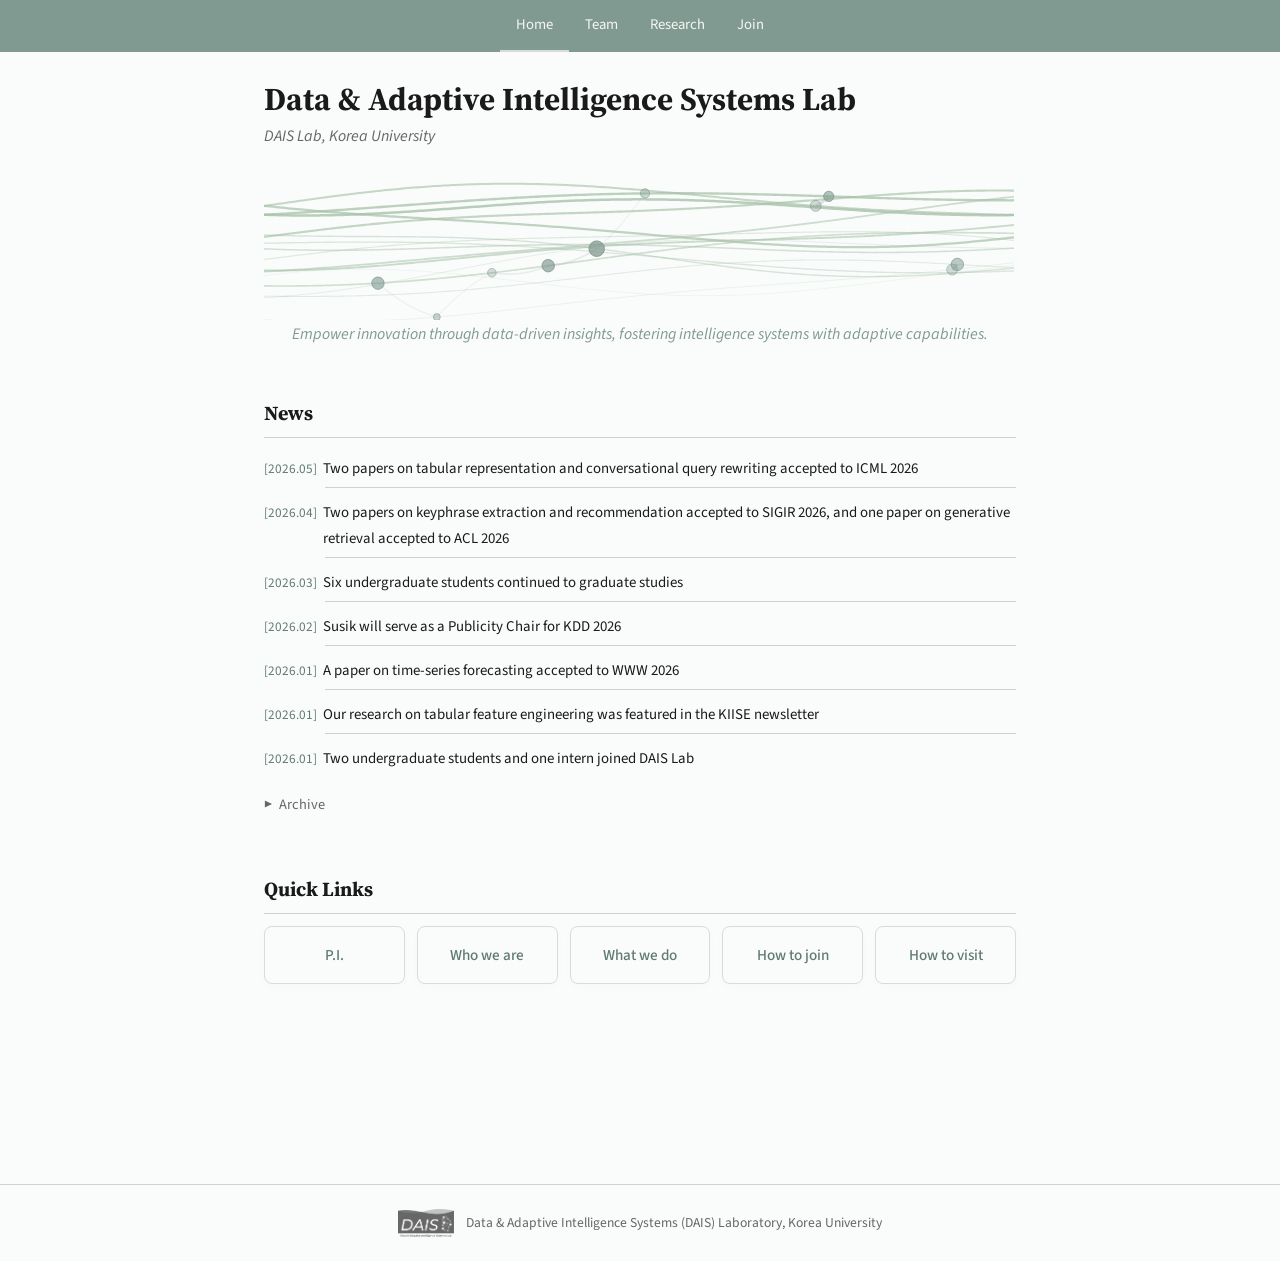
<file: index.html>
<!doctype html>
<html lang="en">

<head>
  <meta charset="utf-8" />
  <meta name="viewport" content="width=device-width, initial-scale=1" />
  <title>DAIS Lab — Korea University</title>
  <meta name="description" content="Data &amp; Adaptive Intelligence Systems Laboratory, Korea University" />
  <link rel="stylesheet" href="styles.css">
</head>

<body>

  <nav>
    <a href="index.html" class="active">Home</a>
    <a href="team.html">Team</a>
    <a href="research.html">Research</a>
    <a href="join.html">Join</a>
  </nav>

  <main>
    <h1>Data &amp; Adaptive Intelligence Systems Lab</h1>
    <p class="subtitle">DAIS Lab, Korea University </p>

    <div class="wave-hero">
      <canvas id="waveCanvas"></canvas>
    </div>
    <script>
      (function () {
        var canvas = document.getElementById('waveCanvas');
        var ctx = canvas.getContext('2d');
        var NUM = 16;
        var lines = [];
        var particles = [];
        var ripples = [];
        var nextParticleId = 0;

        function resize() {
          canvas.width = canvas.parentElement.clientWidth;
          canvas.height = 150;
          init();
        }

        // Get wave Y at a given x for a given line
        function waveY(l, x, time) {
          return l.y
            + Math.sin(x * l.freq1 + time * l.speed1 + l.phase1) * l.amp1
            + Math.sin(x * l.freq2 + time * l.speed2 + l.phase2) * l.amp2
            + Math.sin(x * l.freq3 + time * l.speed3 + l.phase3) * l.amp3;
        }

        function init() {
          lines = [];
          for (var i = 0; i < NUM; i++) {
            var tt = i / (NUM - 1);
            lines.push({
              y: 30 + tt * 90,
              amp1: 15 + Math.random() * 20,
              amp2: 8 + Math.random() * 12,
              amp3: 4 + Math.random() * 6,
              freq1: 0.002 + Math.random() * 0.001,
              freq2: 0.004 + Math.random() * 0.002,
              freq3: 0.007 + Math.random() * 0.003,
              speed1: 0.3 + Math.random() * 0.2,
              speed2: 0.15 + Math.random() * 0.15,
              speed3: 0.08 + Math.random() * 0.1,
              phase1: Math.random() * Math.PI * 2,
              phase2: Math.random() * Math.PI * 2,
              phase3: Math.random() * Math.PI * 2,
              thick: 2.5 - tt * 1.8,
              alpha: 0.78 - tt * 0.6
            });
          }
          // Create particles on random lines
          particles = [];
          var shapes = ['circle', 'rect', 'triangle'];
          for (var p = 0; p < 10; p++) {
            spawnParticle();
          }
        }

        function spawnParticle(startX) {
          var li = Math.floor(Math.random() * NUM);
          particles.push({
            id: nextParticleId++,
            lineIdx: li,
            x: startX != null ? startX : Math.random() * canvas.width,
            speed: 0.15 + Math.random() * 0.4,
            shape: 'circle',
            size: 3 + Math.random() * 5,
            alpha: 0.3 + Math.random() * 0.5,
            bobPhase: Math.random() * Math.PI * 2,
            bobAmp: 0, // no bobbing, stay on line
            dying: false,
            deathTime: 0,
            deathX: 0, deathY: 0
          });
        }

        var t = 0;
        var mouseX = -1, mouseY = -1, mouseIn = false;
        var bursts = [];
        var activeConnections = {};

        function actualBurst(p) {
          if (p.dying) return;
          p.dying = true;
          var py = waveY(lines[p.lineIdx], p.x, t);
          py += rippleDisplace(p.x, py);
          p.deathTime = t;
          p.deathX = p.x;
          p.deathY = py;

          ripples.push({ x: p.x, y: py, radius: 0, maxRadius: 180, alpha: 0.35, speed: 1.0 });

          for (var f = 0; f < 4; f++) {
            var angle = Math.PI * 2 * f / 4 + Math.random() * 0.5;
            bursts.push({
              x: p.x, y: py,
              vx: Math.cos(angle) * 0.5,
              vy: Math.sin(angle) * 0.5,
              size: p.size * 0.3,
              alpha: p.alpha * 0.5,
              life: 1
            });
          }
        }

        canvas.addEventListener('mouseleave', function () { mouseIn = false; });

        // Hover over circle particles to burst + ripple
        canvas.addEventListener('mousemove', function (e) {
          var r = canvas.getBoundingClientRect();
          mouseX = e.clientX - r.left;
          mouseY = e.clientY - r.top;
          mouseIn = true;
          for (var i = particles.length - 1; i >= 0; i--) {
            var p = particles[i];
            if (p.dying) continue;
            var py = waveY(lines[p.lineIdx], p.x, t);
            py += rippleDisplace(p.x, py);
            var dx = p.x - mouseX, dy = py - mouseY;
            if (Math.sqrt(dx * dx + dy * dy) < p.size + 10) {
              actualBurst(p);
              break;
            }
          }
        });

        // Ripple distortion — gentle and smooth
        function rippleDisplace(x, y) {
          var total = 0;
          for (var i = 0; i < ripples.length; i++) {
            var rp = ripples[i];
            var dx = x - rp.x, dy = y - rp.y;
            var dist = Math.sqrt(dx * dx + dy * dy);
            var ring = Math.abs(dist - rp.radius);
            if (ring < 60) {
              var fade = (1 - ring / 60);
              var wave = Math.sin(ring * 0.15) * rp.alpha * fade * fade * 8;
              total += wave;
            }
          }
          return total;
        }

        function drawParticle(p) {
          if (p.dying) return false; // don't draw dying particles
          var l = lines[p.lineIdx];
          var py = waveY(l, p.x, t);
          py += rippleDisplace(p.x, py);
          var s = p.size;
          ctx.fillStyle = 'rgba(129,154,145,' + p.alpha + ')';
          ctx.strokeStyle = 'rgba(129,154,145,' + Math.min(p.alpha + 0.2, 1) + ')';
          ctx.lineWidth = 1;
          ctx.beginPath();
          ctx.arc(p.x, py, s, 0, Math.PI * 2);
          ctx.fill();
          ctx.stroke();
          return true;
        }

        function drawBursts() {
          for (var i = bursts.length - 1; i >= 0; i--) {
            var b = bursts[i];
            b.x += b.vx;
            b.y += b.vy;
            b.vx *= 0.98; b.vy *= 0.98; // slow down gradually
            b.life -= 0.015;
            if (b.life <= 0) { bursts.splice(i, 1); continue; }
            var a = b.alpha * b.life * b.life; // quadratic fade for smoothness
            ctx.fillStyle = 'rgba(167,193,168,' + a + ')';
            ctx.beginPath();
            ctx.arc(b.x, b.y, b.size * (0.5 + b.life * 0.5), 0, Math.PI * 2);
            ctx.fill();
          }
        }

        function drawRippleRings() {
          for (var i = 0; i < ripples.length; i++) {
            var rp = ripples[i];
            var progress = rp.radius / rp.maxRadius;
            var fade = rp.alpha * (1 - progress) * (1 - progress);
            ctx.beginPath();
            ctx.arc(rp.x, rp.y, rp.radius, 0, Math.PI * 2);
            ctx.strokeStyle = 'rgba(167,193,168,' + fade + ')';
            ctx.lineWidth = 1;
            ctx.stroke();
          }
        }

        function draw() {
          ctx.clearRect(0, 0, canvas.width, canvas.height);
          t += 0.01;

          // Update ripples — slow, gentle expansion
          for (var i = ripples.length - 1; i >= 0; i--) {
            ripples[i].radius += ripples[i].speed;
            ripples[i].alpha *= 0.995;
            if (ripples[i].radius > ripples[i].maxRadius || ripples[i].alpha < 0.01) {
              ripples.splice(i, 1);
            }
          }

          // Draw wave lines
          for (var i = 0; i < lines.length; i++) {
            var l = lines[i];
            ctx.beginPath();
            ctx.strokeStyle = 'rgba(167,193,168,' + Math.max(l.alpha, 0.04) + ')';
            ctx.lineWidth = Math.max(l.thick, 0.3);
            for (var x = 0; x <= canvas.width; x += 3) {
              var y = waveY(l, x, t);
              // Ripple distortion on lines
              y += rippleDisplace(x, y);
              if (x === 0) ctx.moveTo(x, y);
              else ctx.lineTo(x, y);
            }
            ctx.stroke();
          }

          // Draw ripple rings
          drawRippleRings();

          // Draw burst fragments
          drawBursts();

          // Update & extract coordinates for particles
          var activePoints = [];
          for (var i = particles.length - 1; i >= 0; i--) {
            var p = particles[i];
            if (p.dying) {
              // Remove after burst, respawn later
              if (t - p.deathTime > 1) {
                particles.splice(i, 1);
                spawnParticle(-20);
              }
              continue;
            }
            p.x += p.speed;
            if (p.x > canvas.width + 20) {
              p.x = -20;
              p.lineIdx = Math.floor(Math.random() * NUM);
              p.id = nextParticleId++; // treat as new particle to safely drop old connection states
            }
            var l = lines[p.lineIdx];
            var wy = waveY(l, p.x, t);
            var py = wy + rippleDisplace(p.x, wy);
            activePoints.push({x: p.x, y: py, p: p});
          }

          // Draw connections (organic curves as grey solid lines)
          ctx.setLineDash([]); // solid 
          var maxDist = 110; 
          var nextConnections = {};
          
          for (var i = 0; i < activePoints.length; i++) {
            for (var j = i + 1; j < activePoints.length; j++) {
              var p1 = activePoints[i];
              var p2 = activePoints[j];
              var dx = p1.x - p2.x;
              var dy = p1.y - p2.y;
              var dist = Math.sqrt(dx * dx + dy * dy);
              
              var minId = Math.min(p1.p.id, p2.p.id);
              var maxId = Math.max(p1.p.id, p2.p.id);
              var key = minId + "_" + maxId;

              if (dist < maxDist) {
                nextConnections[key] = true;
                
                var closeness = 1 - dist / maxDist;
                var a = closeness * 0.35; 
                // Exaggerated line thickness: from ultra-thin 0.1px to very bold 3.5px when extremely close
                ctx.lineWidth = Math.max(0.1, closeness * 3.5);
                // Greyish tone for clear separation from the green waves
                ctx.strokeStyle = 'rgba(160,165,165,' + a + ')';
                ctx.beginPath();
                ctx.moveTo(p1.x, p1.y);
                
                // Calculate curved control point to mimic waves (natural flow)
                var mx = (p1.x + p2.x) / 2;
                var my = (p1.y + p2.y) / 2;
                var curveOffset = dx * 0.15; 
                
                ctx.quadraticCurveTo(mx, my + curveOffset, p2.x, p2.y);
                ctx.stroke();
              } else {
                if (activeConnections[key]) {
                  // The connection just broke due to distance!
                  var mx = (p1.x + p2.x) / 2;
                  var my = (p1.y + p2.y) / 2;
                  
                  // Burst fragments at the breaking midpoint
                  for (var f = 0; f < 3; f++) {
                    var angle = Math.PI * 2 * f / 3 + Math.random() * 0.5;
                    bursts.push({
                      x: mx, y: my,
                      vx: Math.cos(angle) * 0.4,
                      vy: Math.sin(angle) * 0.4,
                      size: 2.0,
                      alpha: 0.3,
                      life: 1
                    });
                  }
                  // Soft breaking ripple
                  ripples.push({ x: mx, y: my, radius: 0, maxRadius: 40, alpha: 0.15, speed: 0.6 });
                }
              }
            }
          }
          activeConnections = nextConnections;
          ctx.setLineDash([]); // Reset to solid lines so particles aren't drawn dotted

          // Draw nodes (particles)
          for (var i = 0; i < activePoints.length; i++) {
            var pt = activePoints[i];
            var s = pt.p.size;
            ctx.fillStyle = 'rgba(129,154,145,' + pt.p.alpha + ')';
            ctx.strokeStyle = 'rgba(129,154,145,' + Math.min(pt.p.alpha + 0.2, 1) + ')';
            ctx.lineWidth = 1;
            ctx.beginPath();
            ctx.arc(pt.x, pt.y, s, 0, Math.PI * 2);
            ctx.fill();
            ctx.stroke();
          }

          requestAnimationFrame(draw);
        }

        resize();
        window.addEventListener('resize', resize);
        draw();
      })();
    </script>

    <div class="mission">
      Empower innovation through data-driven insights, fostering intelligence systems with adaptive capabilities.
    </div>

    <h2>News</h2>
    <ul class="news-list">
      <li><span class="date">[2026.05]</span> Two papers on tabular representation and conversational query rewriting
        accepted to ICML 2026</li>
      <li><span class="date">[2026.04]</span> Two papers on keyphrase extraction and recommendation accepted to SIGIR
        2026, and one paper on generative retrieval accepted to ACL 2026</li>
      <li><span class="date">[2026.03]</span> Six undergraduate students continued to graduate studies</li>
      <li><span class="date">[2026.02]</span> Susik will serve as a Publicity Chair for KDD 2026</li>
      <li><span class="date">[2026.01]</span> A paper on time-series forecasting accepted to WWW 2026</li>
      <li><span class="date">[2026.01]</span> Our research on tabular feature engineering was featured in the KIISE
        newsletter</li>
      <li><span class="date">[2026.01]</span> Two undergraduate students and one intern joined DAIS Lab</li>
    </ul>

    <details class="archive-toggle">
      <summary>Archive</summary>

      <details class="archive-year" open>
        <summary>2025</summary>
        <ul class="news-list">
          <li><span class="date">[2025.12]</span> Susik gave a talk at Korea Software Congress 2025</li>
          <li><span class="date">[2025.11]</span> Papers on continual retrieval, community search, and heterogeneous
            network accepted to KDD 2026, SIGMOD 2026, and WSDM 2026, respectively</li>
          <li><span class="date">[2025.11]</span> Susik received the outstanding lecture award (Data Science) from Korea
            University</li>
          <li><span class="date">[2025.10]</span> Susik gave a talk at LG Electronics</li>
          <li><span class="date">[2025.10]</span> DAIS Lab won the second prize in the poster presentation at AI Tech
            Day at Korea University</li>
          <li><span class="date">[2025.09]</span> A paper on traffic forecasting accepted to KBS 2025</li>
          <li><span class="date">[2025.09]</span> One undergraduate student continued to graduate studies </li>
          <li><span class="date">[2025.08]</span> A paper on multi-level evaluation for feature engineering with LLM
            accepted to EMNLP 2025</li>
          <li><span class="date">[2025.08]</span> Woojun won the Master's Research Fellowship from the National Research
            Foundation of Korea</li>
          <li><span class="date">[2025.08]</span> Susik gave talks at Samsung Display and VAIV Company</li>
          <li><span class="date">[2025.07]</span> Three undergraduate students joined DAIS Lab</li>
          <li><span class="date">[2025.06]</span> Yoonhwan and Hyunwoong won the best paper award at Korea Computer
            Congress 2025 (with UNIST)</li>
          <li><span class="date">[2025.06]</span> Susik gave a talk at LG Electronics</li>
          <li><span class="date">[2025.05]</span> A paper on the networked time series accepted to KDD 2025</li>
          <li><span class="date">[2025.04]</span> A paper on the tabular embedding accepted to SIGIR 2025</li>
          <li><span class="date">[2025.03]</span> Six undergraduate students continued to graduate studies</li>
          <li><span class="date">[2025.02]</span> Susik will serve as an Area Chair for KDD 2025 Applied Data Science
            Track</li>
          <li><span class="date">[2025.01]</span> Four undergraduate students joined DAIS Lab</li>
        </ul>
      </details>

      <details class="archive-year">
        <summary>2024</summary>
        <ul class="news-list">
          <li><span class="date">[2024.12]</span> Woojun won the runner-up award in the Capstone Design Competition at
            Korea University</li>
          <li><span class="date">[2024.12]</span> Susik received the Seoktop lecture award (Data Science) from Korea
            University</li>
          <li><span class="date">[2024.11]</span> Susik gave a talk at Chung-Ang University</li>
          <li><span class="date">[2024.10]</span> Susik gave talks at AI Tech Day at Korea University and Kongju
            National University</li>
          <li><span class="date">[2024.10]</span> A paper on continual coreness prediction (with UNIST) received the
            best paper award (silver prize) at KDBC 2024</li>
          <li><span class="date">[2024.09]</span> A paper on time series segmentation accepted to NeurIPS 2024</li>
          <li><span class="date">[2024.07]</span> Twelve undergraduate students, one researcher, and one master student
            joined DAIS Lab</li>
          <li><span class="date">[2024.07]</span> A paper on the clique problem accepted to CIKM 2024</li>
          <li><span class="date">[2024.06]</span> Susik gave a talk at CHA Medical School and Korea Computer Congress
            2024</li>
          <li><span class="date">[2024.06]</span> We presented two undergraduate poster papers (with one best paper
            award) at Korea Computer Congress 2024</li>
          <li><span class="date">[2024.05]</span> A paper on online concept drift detection accepted to KDD 2024</li>
          <li><span class="date">[2024.05]</span> Susik had an interview with the ICT Creative Consilience Program at
            Korea University</li>
          <li><span class="date">[2024.05]</span> A paper on adaptive prompt tuning for continual learning accepted to
            ICML 2024</li>
          <li><span class="date">[2024.04]</span> Two undergraduate students joined DAIS Lab </li>
          <li><span class="date">[2024.03]</span> DAIS Lab at Korea University opened</li>
        </ul>
      </details>

    </details>

    <h2>Quick Links</h2>
    <ul class="quick-links">
      <li><a href="pi.html">P.I.</a></li>
      <li><a href="team.html">Who we are</a></li>
      <li><a href="research.html">What we do</a></li>
      <li><a href="join.html">How to join</a></li>
      <li><a href="https://maps.app.goo.gl/DyVT8mzZ293u5sS76" target="_blank">How to visit</a></li>
    </ul>
  </main>

  <footer>
    <img src="images/logo/grey@2x.png" alt="DAIS Lab" class="footer-logo">
    Data &amp; Adaptive Intelligence Systems (DAIS) Laboratory, Korea University
  </footer>

</body>

</html>
</file>
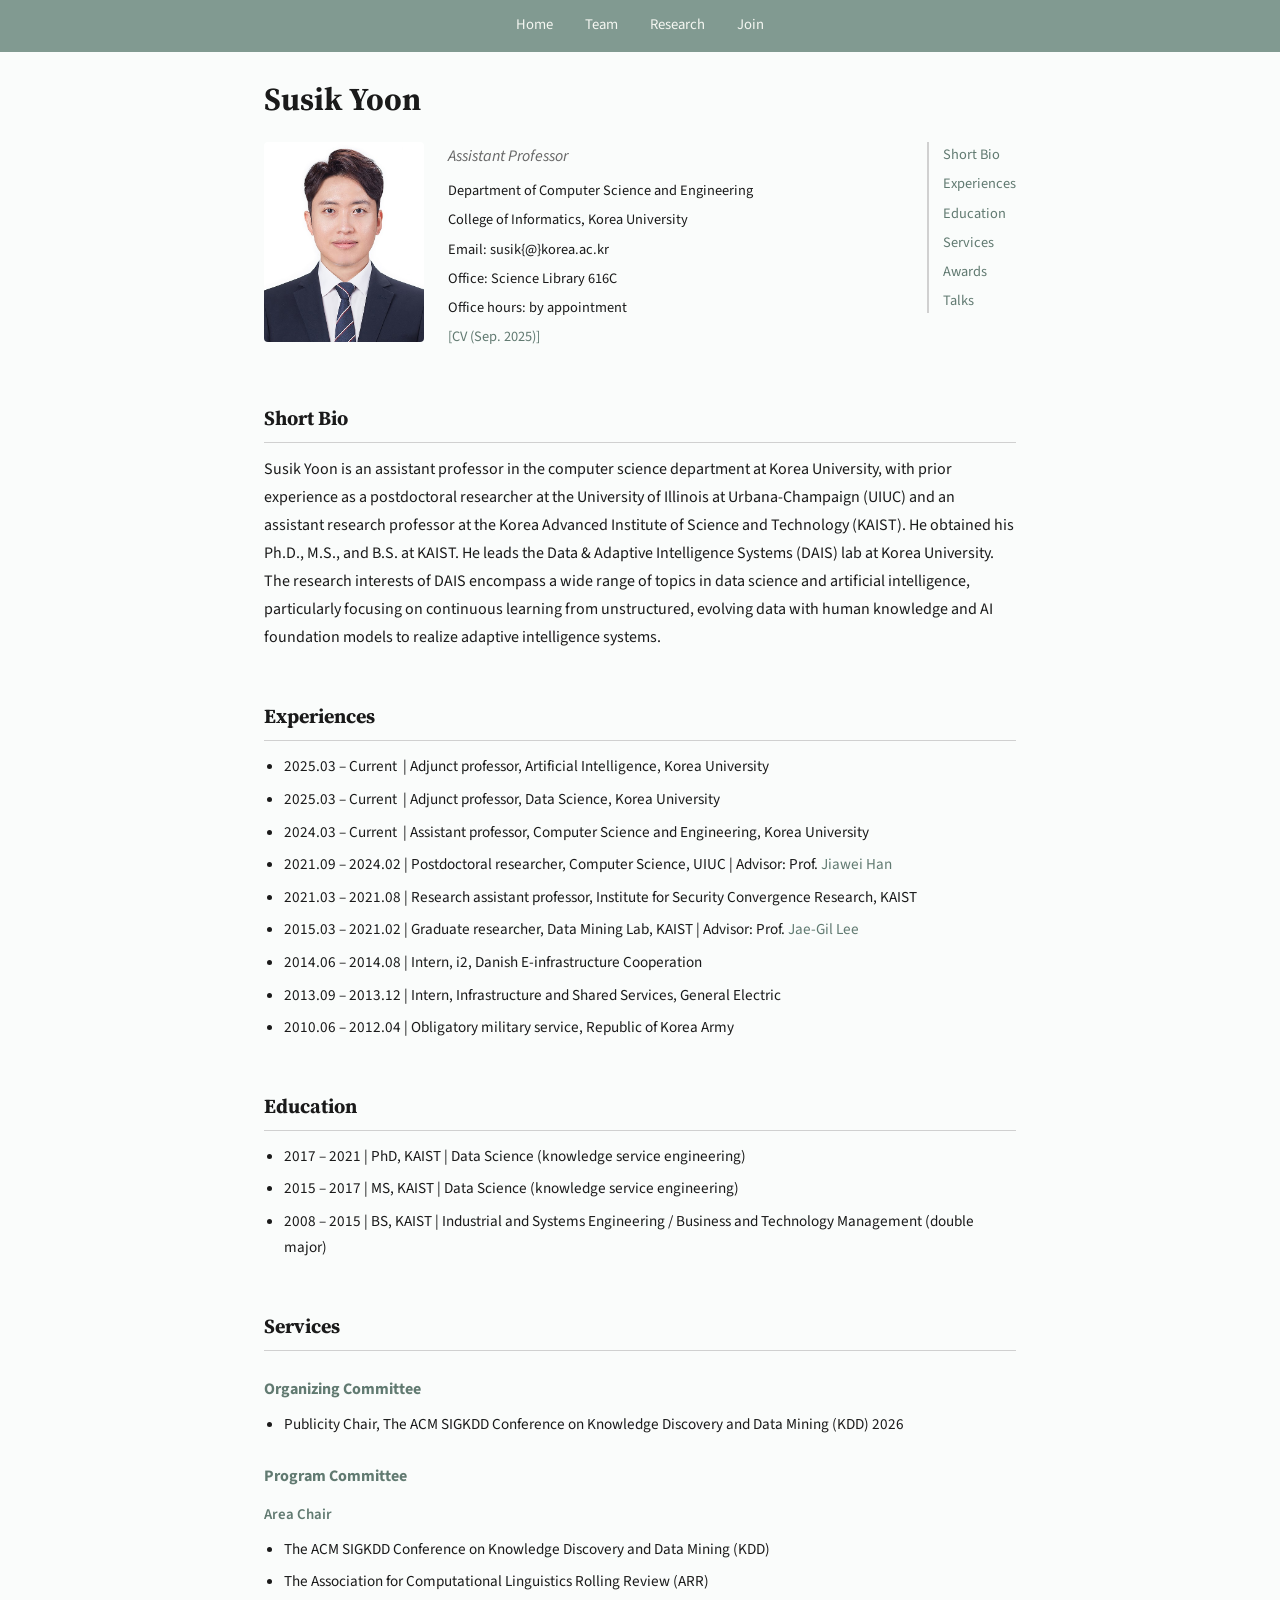
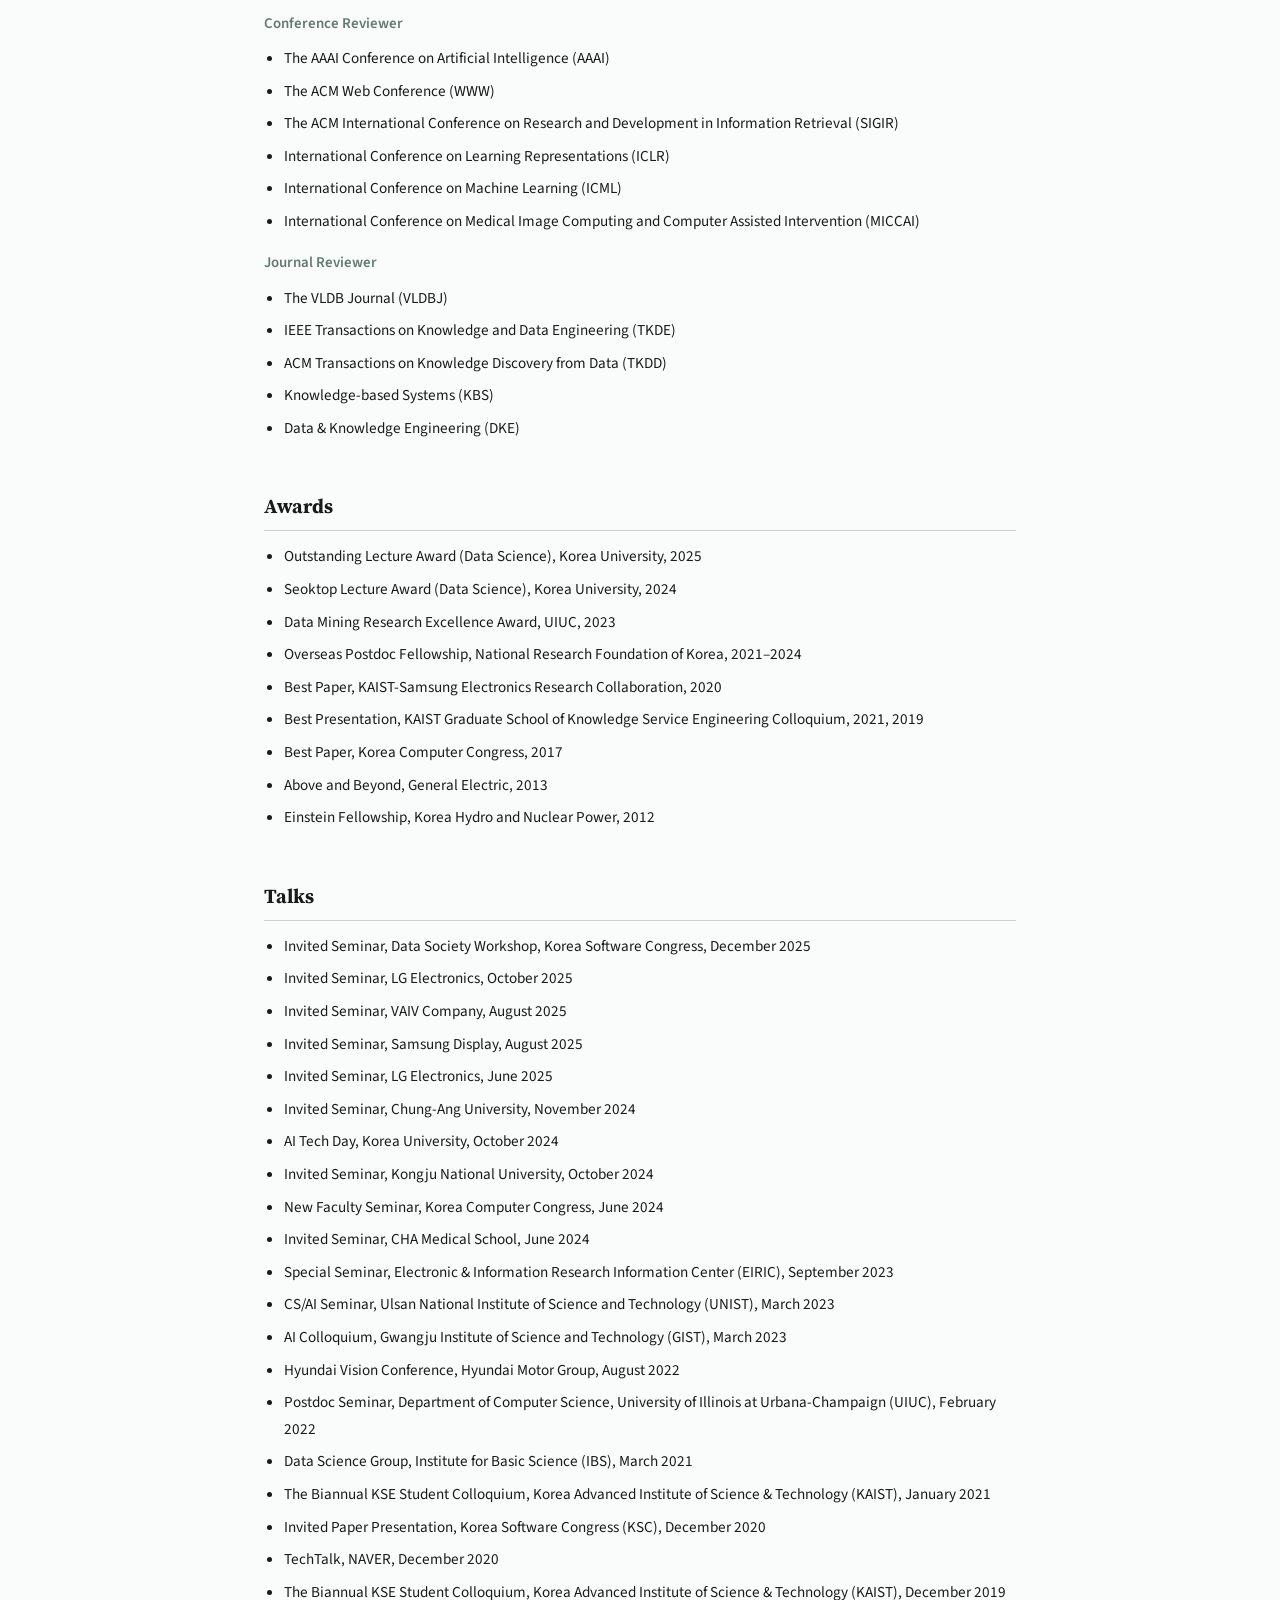
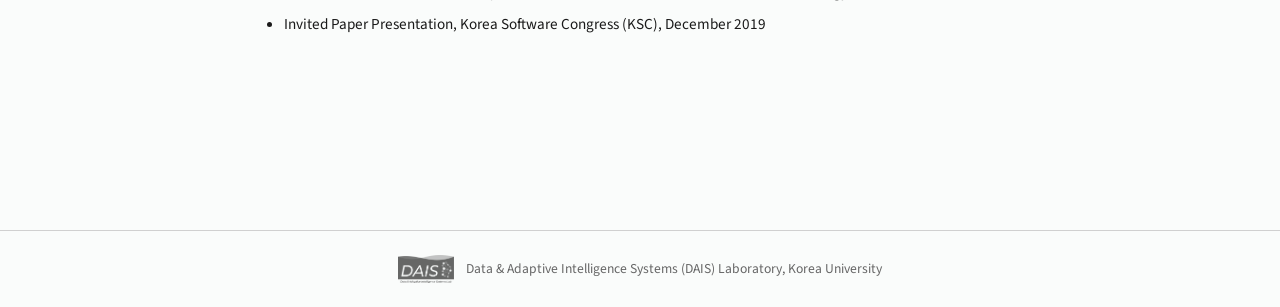
<file: pi.html>
<!DOCTYPE html>
<html lang="en">

<head>
  <meta charset="UTF-8">
  <meta name="viewport" content="width=device-width, initial-scale=1">
  <title>Susik Yoon — DAIS Lab</title>
  <link rel="stylesheet" href="styles.css">
</head>

<body>

  <nav>
    <a href="index.html">Home</a>
    <a href="team.html">Team</a>
    <a href="research.html">Research</a>
    <a href="join.html">Join</a>
  </nav>

  <main class="pi-page">

    <h1>Susik Yoon</h1>

    <div class="pi-profile">
      <div class="pi-profile-left">
        <img src="images/team/susik_yoon_profile.jpg" alt="Susik Yoon">
        <div class="pi-profile-info">
          <div class="role">Assistant Professor</div>
          <p>Department of Computer Science and Engineering</p>
          <p>College of Informatics, Korea University</p>
          <p>Email: susik{@}korea.ac.kr</p>
          <p>Office: Science Library 616C</p>
          <p>Office hours: by appointment</p>
          <p>
            <a href="https://drive.google.com/file/d/1wlo9mHj8SKcWaWQyvAjBFi1I_GNry3qK/view?usp=drive_link"
              target="_blank">[CV (Sep. 2025)]</a>
          </p>
        </div>
      </div>
      <div class="pi-toc">
        <a href="#bio">Short Bio</a>
        <a href="#experiences">Experiences</a>
        <a href="#education">Education</a>
        <a href="#services">Services</a>
        <a href="#awards">Awards</a>
        <a href="#talks">Talks</a>
      </div>
    </div>

    <h2 id="bio">Short Bio</h2>
    <p>Susik Yoon is an assistant professor in the computer science department at Korea University, with prior
      experience as a postdoctoral researcher at the University of Illinois at Urbana-Champaign (UIUC) and an assistant
      research professor at the Korea Advanced Institute of Science and Technology (KAIST). He obtained his Ph.D., M.S.,
      and B.S. at KAIST. He leads the Data &amp; Adaptive Intelligence Systems (DAIS) lab at Korea University. The
      research interests of DAIS encompass a wide range of topics in data science and artificial intelligence,
      particularly focusing on continuous learning from unstructured, evolving data with human knowledge and AI
      foundation models to realize adaptive intelligence systems.</p>

    <h2 id="experiences">Experiences</h2>
    <ul>
      <li>2025.03 – Current  | Adjunct professor, Artificial Intelligence, Korea University</li>
      <li>2025.03 – Current  | Adjunct professor, Data Science, Korea University</li>
      <li>2024.03 – Current  | Assistant professor, Computer Science and Engineering, Korea University</li>
      <li>2021.09 – 2024.02 | Postdoctoral researcher, Computer Science, UIUC | Advisor: Prof. <a
          href="http://hanj.cs.illinois.edu/" target="_blank">Jiawei Han</a></li>
      <li>2021.03 – 2021.08 | Research assistant professor, Institute for Security Convergence Research, KAIST</li>
      <li>2015.03 – 2021.02 | Graduate researcher, Data Mining Lab, KAIST | Advisor: Prof. <a
          href="https://dm.kaist.ac.kr/jaegil/" target="_blank">Jae-Gil Lee</a></li>
      <li>2014.06 – 2014.08 | Intern, i2, Danish E-infrastructure Cooperation</li>
      <li>2013.09 – 2013.12 | Intern, Infrastructure and Shared Services, General Electric</li>
      <li>2010.06 – 2012.04 | Obligatory military service, Republic of Korea Army</li>
    </ul>

    <h2 id="education">Education</h2>
    <ul>
      <li>2017 – 2021 | PhD, KAIST | Data Science (knowledge service engineering)</li>
      <li>2015 – 2017 | MS, KAIST | Data Science (knowledge service engineering)</li>
      <li>2008 – 2015 | BS, KAIST | Industrial and Systems Engineering / Business and Technology Management (double
        major)</li>
    </ul>

    <h2 id="services">Services</h2>

    <h3>Organizing Committee</h3>
    <ul>
      <li>Publicity Chair, The ACM SIGKDD Conference on Knowledge Discovery and Data Mining (KDD) 2026</li>
    </ul>

    <h3>Program Committee</h3>

    <h4>Area Chair</h4>
    <ul>
      <li>The ACM SIGKDD Conference on Knowledge Discovery and Data Mining (KDD)</li>
      <li>The Association for Computational Linguistics Rolling Review (ARR)</li>
    </ul>

    <h4>Conference Reviewer</h4>
    <ul>
      <li>The AAAI Conference on Artificial Intelligence (AAAI)</li>
      <li>The ACM Web Conference (WWW)</li>
      <li>The ACM International Conference on Research and Development in Information Retrieval (SIGIR)</li>
      <li>International Conference on Learning Representations (ICLR)</li>
      <li>International Conference on Machine Learning (ICML)</li>
      <li>International Conference on Medical Image Computing and Computer Assisted Intervention (MICCAI)</li>
    </ul>

    <h4>Journal Reviewer</h4>
    <ul>
      <li>The VLDB Journal (VLDBJ)</li>
      <li>IEEE Transactions on Knowledge and Data Engineering (TKDE)</li>
      <li>ACM Transactions on Knowledge Discovery from Data (TKDD)</li>
      <li>Knowledge-based Systems (KBS)</li>
      <li>Data &amp; Knowledge Engineering (DKE)</li>
    </ul>

    <h2 id="awards">Awards</h2>
    <ul>
      <li>Outstanding Lecture Award (Data Science), Korea University, 2025</li>
      <li>Seoktop Lecture Award (Data Science), Korea University, 2024</li>
      <li>Data Mining Research Excellence Award, UIUC, 2023</li>
      <li>Overseas Postdoc Fellowship, National Research Foundation of Korea, 2021–2024</li>
      <li>Best Paper, KAIST-Samsung Electronics Research Collaboration, 2020</li>
      <li>Best Presentation, KAIST Graduate School of Knowledge Service Engineering Colloquium, 2021, 2019</li>
      <li>Best Paper, Korea Computer Congress, 2017</li>
      <li>Above and Beyond, General Electric, 2013</li>
      <li>Einstein Fellowship, Korea Hydro and Nuclear Power, 2012</li>
    </ul>

    <h2 id="talks">Talks</h2>
    <ul>
      <li>Invited Seminar, Data Society Workshop, Korea Software Congress, December 2025</li>
      <li>Invited Seminar, LG Electronics, October 2025</li>
      <li>Invited Seminar, VAIV Company, August 2025</li>
      <li>Invited Seminar, Samsung Display, August 2025</li>
      <li>Invited Seminar, LG Electronics, June 2025</li>
      <li>Invited Seminar, Chung-Ang University, November 2024</li>
      <li>AI Tech Day, Korea University, October 2024</li>
      <li>Invited Seminar, Kongju National University, October 2024</li>
      <li>New Faculty Seminar, Korea Computer Congress, June 2024</li>
      <li>Invited Seminar, CHA Medical School, June 2024</li>
      <li>Special Seminar, Electronic &amp; Information Research Information Center (EIRIC), September 2023</li>
      <li>CS/AI Seminar, Ulsan National Institute of Science and Technology (UNIST), March 2023</li>
      <li>AI Colloquium, Gwangju Institute of Science and Technology (GIST), March 2023</li>
      <li>Hyundai Vision Conference, Hyundai Motor Group, August 2022</li>
      <li>Postdoc Seminar, Department of Computer Science, University of Illinois at Urbana-Champaign (UIUC), February
        2022</li>
      <li>Data Science Group, Institute for Basic Science (IBS), March 2021</li>
      <li>The Biannual KSE Student Colloquium, Korea Advanced Institute of Science &amp; Technology (KAIST), January
        2021</li>
      <li>Invited Paper Presentation, Korea Software Congress (KSC), December 2020</li>
      <li>TechTalk, NAVER, December 2020</li>
      <li>The Biannual KSE Student Colloquium, Korea Advanced Institute of Science &amp; Technology (KAIST), December
        2019</li>
      <li>Invited Paper Presentation, Korea Software Congress (KSC), December 2019</li>
    </ul>

  </main>

  <footer>
    <img src="images/logo/grey@2x.png" alt="DAIS Lab" class="footer-logo">
    Data &amp; Adaptive Intelligence Systems (DAIS) Laboratory, Korea University
  </footer>

</body>

</html>
</file>
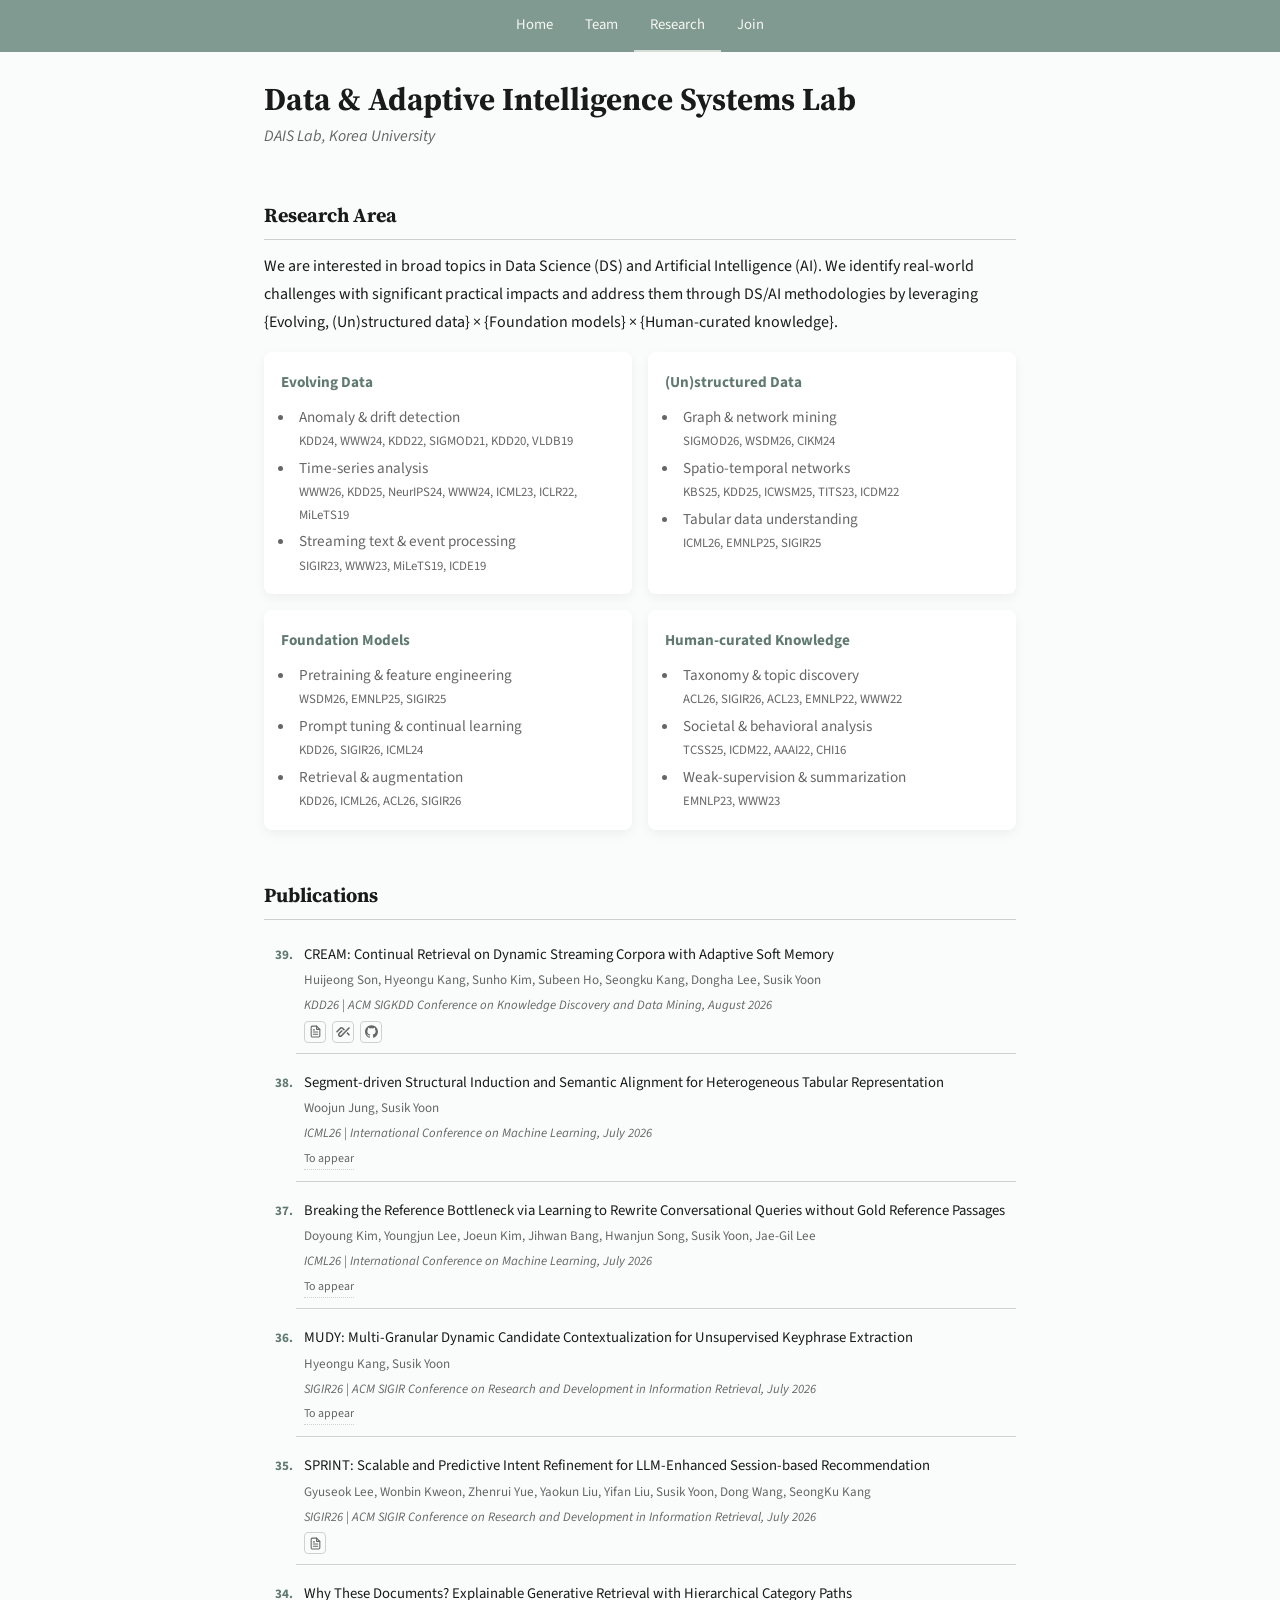
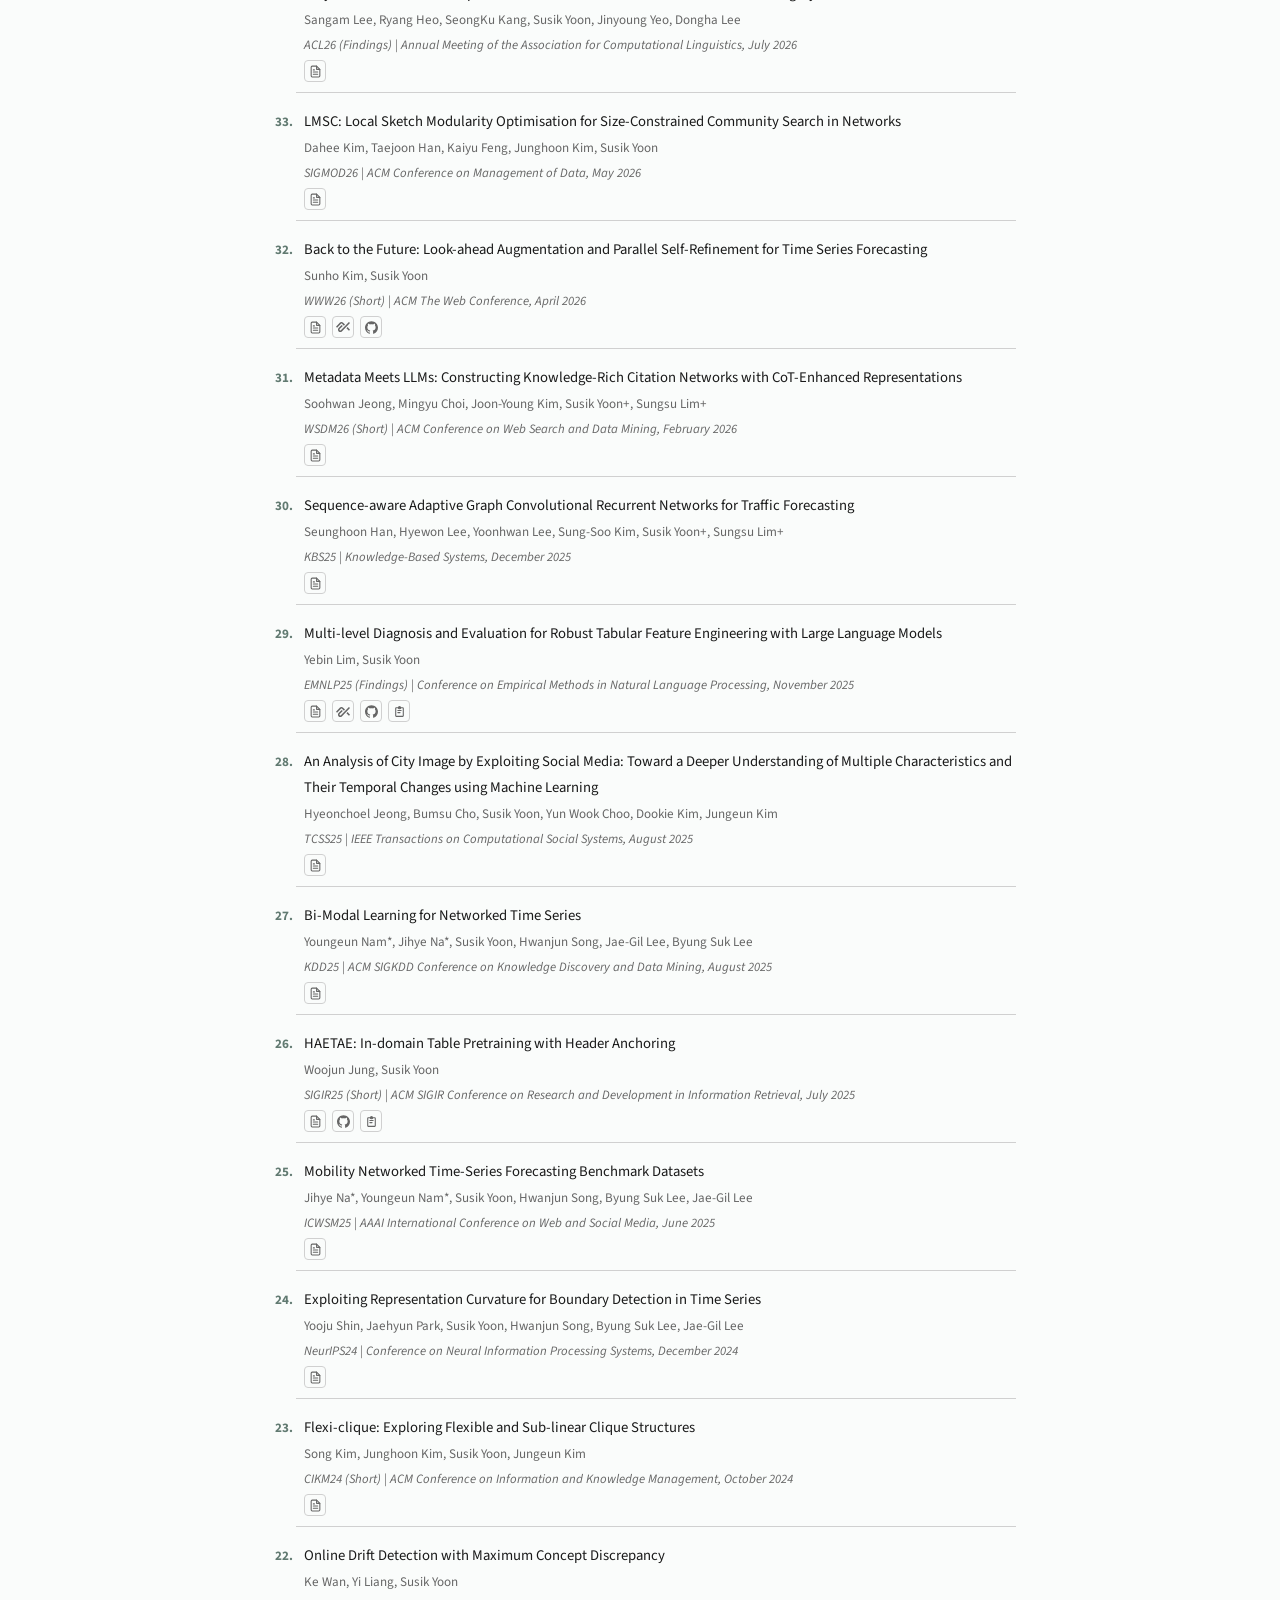
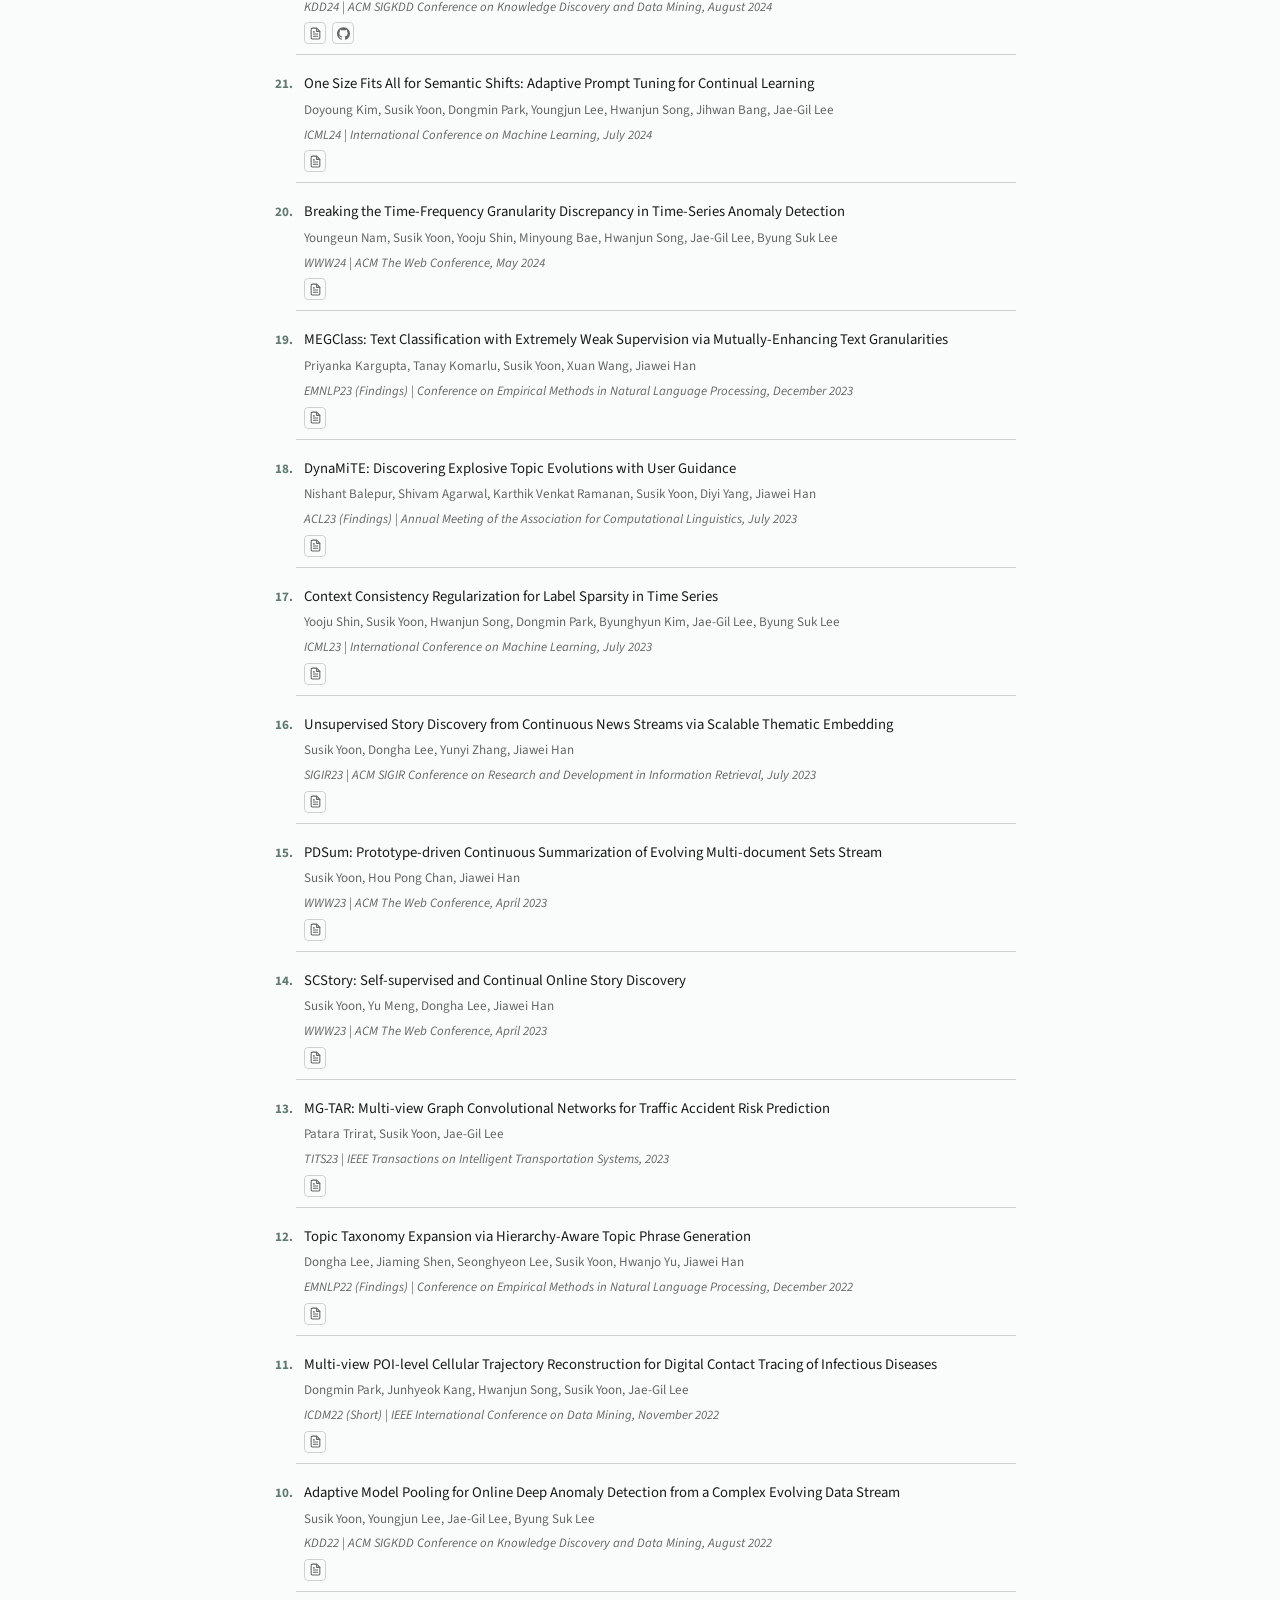
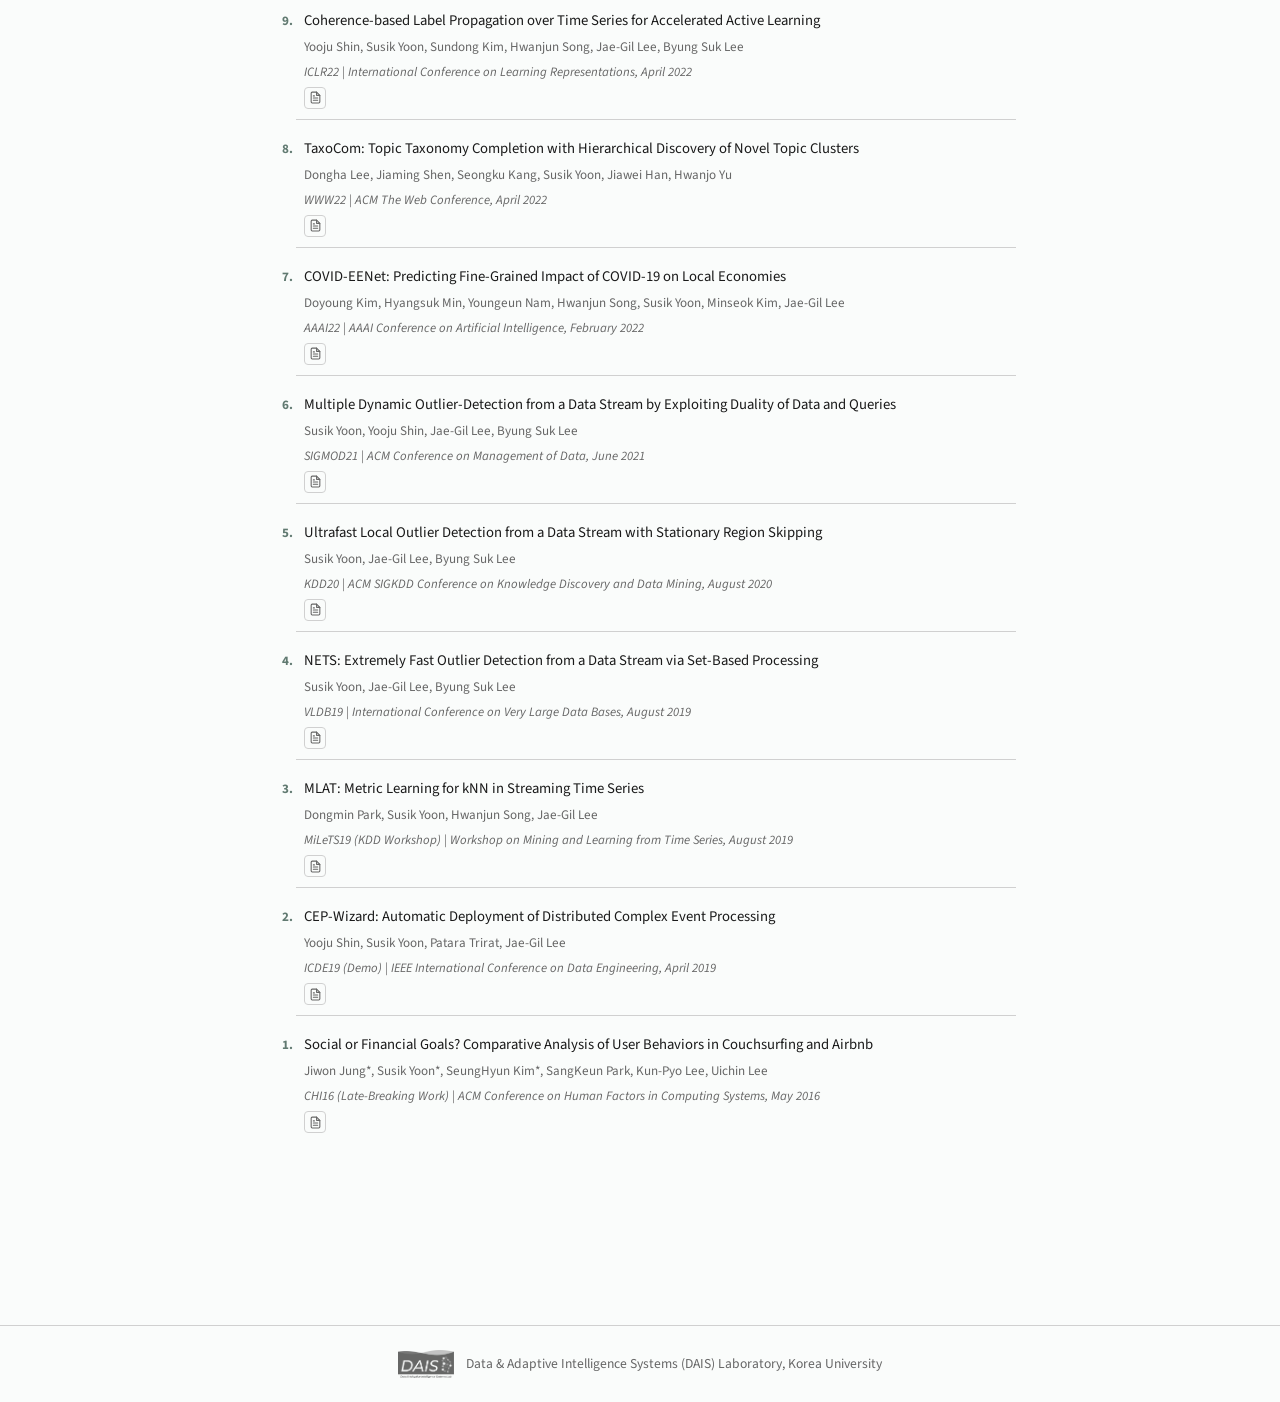
<file: research.html>
<!doctype html>
<html lang="en">

<head>
  <meta charset="utf-8" />
  <meta name="viewport" content="width=device-width, initial-scale=1" />
  <title>Research — DAIS Lab</title>
  <meta name="description"
    content="Research topics and publications from DAIS Lab at Korea University, covering data mining, time series, graph mining, tabular learning, and adaptive AI systems." />
  <link rel="stylesheet" href="styles.css?v=2">
</head>

<body>
  <nav>
    <a href="index.html">Home</a>
    <a href="team.html">Team</a>
    <a href="research.html" class="active">Research</a>
    <a href="join.html">Join</a>
  </nav>
  <main>
    <h1>Data &amp; Adaptive Intelligence Systems Lab</h1>
    <p class="subtitle">DAIS Lab, Korea University</p>

    <h2>Research Area</h2>
    <p>We are interested in broad topics in Data Science (DS) and Artificial Intelligence (AI). We identify real-world
      challenges with significant practical impacts and address them through DS/AI methodologies by leveraging
      {Evolving, (Un)structured data} &times; {Foundation models} &times; {Human-curated knowledge}.</p>
    <div class="research-grid">
      <div class="research-card">
        <h3>Evolving Data</h3>
        <ul>
          <li class="topic-filter" data-venues="KDD24,WWW24,KDD22,SIGMOD21,KDD20,VLDB19">Anomaly &amp; drift detection
            <span class="venue-tag">KDD24, WWW24, KDD22, SIGMOD21, KDD20, VLDB19</span></li>
          <li class="topic-filter" data-venues="WWW26,KDD25,NeurIPS24,WWW24,ICML23,ICLR22,MiLeTS19">Time-series analysis
            <span class="venue-tag">WWW26, KDD25, NeurIPS24, WWW24, ICML23, ICLR22, MiLeTS19</span></li>
          <li class="topic-filter" data-venues="SIGIR23,WWW23,MiLeTS19,ICDE19">Streaming text &amp; event processing
            <span class="venue-tag">SIGIR23, WWW23, MiLeTS19, ICDE19</span></li>
        </ul>
      </div>
      <div class="research-card">
        <h3>(Un)structured Data</h3>
        <ul>
          <li class="topic-filter" data-venues="SIGMOD26,WSDM26,CIKM24">Graph &amp; network mining <span
              class="venue-tag">SIGMOD26, WSDM26, CIKM24</span></li>
          <li class="topic-filter" data-venues="KBS25,KDD25,ICWSM25,TITS23,ICDM22">Spatio-temporal networks <span
              class="venue-tag">KBS25, KDD25, ICWSM25, TITS23, ICDM22</span></li>
          <li class="topic-filter" data-venues="ICML26-Tab,EMNLP25,SIGIR25">Tabular data understanding <span
              class="venue-tag">ICML26, EMNLP25, SIGIR25</span></li>
        </ul>
      </div>
      <div class="research-card">
        <h3>Foundation Models</h3>
        <ul>
          <li class="topic-filter" data-venues="WSDM26,EMNLP25,SIGIR25">Pretraining &amp; feature engineering <span
              class="venue-tag">WSDM26, EMNLP25, SIGIR25</span></li>
          <li class="topic-filter" data-venues="KDD26,SPRINT,ICML24">Prompt tuning &amp; continual learning <span
              class="venue-tag">KDD26, SIGIR26, ICML24</span></li>
          <li class="topic-filter" data-venues="KDD26,ICML26-Rewrite,ACL26,SPRINT">Retrieval &amp; augmentation <span
              class="venue-tag">KDD26, ICML26, ACL26, SIGIR26</span></li>
        </ul>
      </div>
      <div class="research-card">
        <h3>Human-curated Knowledge</h3>
        <ul>
          <li class="topic-filter" data-venues="ACL26,MUDY,ACL23,EMNLP22,WWW22">Taxonomy &amp; topic discovery <span
              class="venue-tag">ACL26, SIGIR26, ACL23, EMNLP22, WWW22</span></li>
          <li class="topic-filter" data-venues="TCSS25,ICDM22,AAAI22,CHI16">Societal &amp; behavioral analysis <span
              class="venue-tag">TCSS25, ICDM22, AAAI22, CHI16</span></li>
          <li class="topic-filter" data-venues="EMNLP23,WWW23">Weak-supervision &amp; summarization <span
              class="venue-tag">EMNLP23, WWW23</span></li>
        </ul>
      </div>
    </div>

    <h2>Publications <span id="filter-label"></span></h2>
    <ol class="pub-list" reversed>
      <li>
        CREAM: Continual Retrieval on Dynamic Streaming Corpora with Adaptive Soft Memory
        <div class="pub-authors">Huijeong Son, Hyeongu Kang, Sunho Kim, Subeen Ho, Seongku Kang, Dongha Lee, Susik Yoon
        </div>
        <div class="pub-venue">KDD26 | ACM SIGKDD Conference on Knowledge Discovery and Data Mining, August 2026</div>
        <div class="badge-links"><a href="https://arxiv.org/abs/2601.02708" target="_blank">Paper</a><a href="https://www.alphaxiv.org/overview/2601.02708" target="_blank">alphaXiv</a><a href="https://github.com/DAIS-KU/CREAM" target="_blank">Code</a></div>
      </li>
      <li data-pub-id="ICML26-Tab">
        Segment-driven Structural Induction and Semantic Alignment for Heterogeneous Tabular Representation
        <div class="pub-authors">Woojun Jung, Susik Yoon</div>
        <div class="pub-venue">ICML26 | International Conference on Machine Learning, July 2026</div>
        <div class="badge-links"><span>To appear</span></div>
      </li>
      <li data-pub-id="ICML26-Rewrite">
        Breaking the Reference Bottleneck via Learning to Rewrite Conversational Queries without Gold Reference
        Passages
        <div class="pub-authors">Doyoung Kim, Youngjun Lee, Joeun Kim, Jihwan Bang, Hwanjun Song, Susik Yoon, Jae-Gil
          Lee</div>
        <div class="pub-venue">ICML26 | International Conference on Machine Learning, July 2026</div>
        <div class="badge-links"><span>To appear</span></div>
      </li>
      <li data-pub-id="MUDY">
        MUDY: Multi-Granular Dynamic Candidate Contextualization for Unsupervised Keyphrase Extraction
        <div class="pub-authors">Hyeongu Kang, Susik Yoon</div>
        <div class="pub-venue">SIGIR26 | ACM SIGIR Conference on Research and Development in Information Retrieval, July
          2026</div>
        <div class="badge-links"><span>To appear</span></div>
      </li>
      <li data-pub-id="SPRINT">
        SPRINT: Scalable and Predictive Intent Refinement for LLM-Enhanced Session-based Recommendation
        <div class="pub-authors">Gyuseok Lee, Wonbin Kweon, Zhenrui Yue, Yaokun Liu, Yifan Liu, Susik Yoon, Dong Wang,
          SeongKu Kang</div>
        <div class="pub-venue">SIGIR26 | ACM SIGIR Conference on Research and Development in Information Retrieval, July
          2026</div>
        <div class="badge-links"><a href="https://arxiv.org/abs/2508.00570" target="_blank">Paper</a></div>
      </li>
      <li>
        Why These Documents? Explainable Generative Retrieval with Hierarchical Category Paths
        <div class="pub-authors">Sangam Lee, Ryang Heo, SeongKu Kang, Susik Yoon, Jinyoung Yeo, Dongha Lee</div>
        <div class="pub-venue">ACL26 (Findings) | Annual Meeting of the Association for Computational Linguistics, July
          2026</div>
        <div class="badge-links"><a href="https://arxiv.org/abs/2411.05572" target="_blank">Paper</a></div>
      </li>
      <li>
        LMSC: Local Sketch Modularity Optimisation for Size-Constrained Community Search in Networks
        <div class="pub-authors">Dahee Kim, Taejoon Han, Kaiyu Feng, Junghoon Kim, Susik Yoon</div>
        <div class="pub-venue">SIGMOD26 | ACM Conference on Management of Data, May 2026</div>
        <div class="badge-links"><a href="https://dl.acm.org/doi/10.1145/3786666" target="_blank">Paper</a></div>
      </li>
      <li>
        Back to the Future: Look-ahead Augmentation and Parallel Self-Refinement for Time Series Forecasting
        <div class="pub-authors">Sunho Kim, Susik Yoon</div>
        <div class="pub-venue">WWW26 (Short) | ACM The Web Conference, April 2026</div>
        <div class="badge-links"><a href="https://dl.acm.org/doi/10.1145/3774904.3792915" target="_blank">Paper</a><a href="https://www.alphaxiv.org/overview/2602.02146" target="_blank">alphaXiv</a><a href="https://github.com/OSsunNO/BTTF" target="_blank">Code</a></div>
      </li>
      <li>
        Metadata Meets LLMs: Constructing Knowledge-Rich Citation Networks with CoT-Enhanced Representations
        <div class="pub-authors">Soohwan Jeong, Mingyu Choi, Joon-Young Kim, Susik Yoon+, Sungsu Lim+</div>
        <div class="pub-venue">WSDM26 (Short) | ACM Conference on Web Search and Data Mining, February 2026</div>
        <div class="badge-links"><a href="https://dl.acm.org/doi/10.1145/3773966.3779395" target="_blank">Paper</a>
        </div>
      </li>
      <li>
        Sequence-aware Adaptive Graph Convolutional Recurrent Networks for Traffic Forecasting
        <div class="pub-authors">Seunghoon Han, Hyewon Lee, Yoonhwan Lee, Sung-Soo Kim, Susik Yoon+, Sungsu Lim+</div>
        <div class="pub-venue">KBS25 | Knowledge-Based Systems, December 2025</div>
        <div class="badge-links"><a href="https://www.sciencedirect.com/science/article/abs/pii/S0950705125015722"
            target="_blank">Paper</a></div>
      </li>
      <li>
        Multi-level Diagnosis and Evaluation for Robust Tabular Feature Engineering with Large Language Models
        <div class="pub-authors">Yebin Lim, Susik Yoon</div>
        <div class="pub-venue">EMNLP25 (Findings) | Conference on Empirical Methods in Natural Language Processing,
          November 2025</div>
        <div class="badge-links"><a href="https://aclanthology.org/2025.findings-emnlp.249/" target="_blank">Paper</a><a href="https://www.alphaxiv.org/overview/2509.25207" target="_blank">alphaXiv</a><a href="https://github.com/DohaLim/Robustness-eval" target="_blank">Code</a><a href="images/poster/EMNLP25-Poster.pdf" target="_blank">Poster</a>
        </div>
      </li>
      <li>
        An Analysis of City Image by Exploiting Social Media: Toward a Deeper Understanding of Multiple Characteristics
        and Their Temporal Changes using Machine Learning
        <div class="pub-authors">Hyeonchoel Jeong, Bumsu Cho, Susik Yoon, Yun Wook Choo, Dookie Kim, Jungeun Kim</div>
        <div class="pub-venue">TCSS25 | IEEE Transactions on Computational Social Systems, August 2025</div>
        <div class="badge-links"><a href="https://ieeexplore.ieee.org/document/11103505" target="_blank">Paper</a></div>
      </li>
      <li>
        Bi-Modal Learning for Networked Time Series
        <div class="pub-authors">Youngeun Nam*, Jihye Na*, Susik Yoon, Hwanjun Song, Jae-Gil Lee, Byung Suk Lee</div>
        <div class="pub-venue">KDD25 | ACM SIGKDD Conference on Knowledge Discovery and Data Mining, August 2025</div>
        <div class="badge-links"><a href="https://dl.acm.org/doi/10.1145/3711896.3736856" target="_blank">Paper</a>
        </div>
      </li>
      <li>
        HAETAE: In-domain Table Pretraining with Header Anchoring
        <div class="pub-authors">Woojun Jung, Susik Yoon</div>
        <div class="pub-venue">SIGIR25 (Short) | ACM SIGIR Conference on Research and Development in Information
          Retrieval, July 2025</div>
        <div class="badge-links"><a href="https://dl.acm.org/doi/10.1145/3726302.3730205" target="_blank">Paper</a><a href="https://github.com/woojoonjung/HAETAE" target="_blank">Code</a><a href="images/poster/SIGIR25-Poster.pdf" target="_blank">Poster</a>
        </div>
      </li>
      <li>
        Mobility Networked Time-Series Forecasting Benchmark Datasets
        <div class="pub-authors">Jihye Na*, Youngeun Nam*, Susik Yoon, Hwanjun Song, Byung Suk Lee, Jae-Gil Lee</div>
        <div class="pub-venue">ICWSM25 | AAAI International Conference on Web and Social Media, June 2025</div>
        <div class="badge-links"><a href="https://ojs.aaai.org/index.php/ICWSM/article/view/35955"
            target="_blank">Paper</a></div>
      </li>
      <li>
        Exploiting Representation Curvature for Boundary Detection in Time Series
        <div class="pub-authors">Yooju Shin, Jaehyun Park, Susik Yoon, Hwanjun Song, Byung Suk Lee, Jae-Gil Lee</div>
        <div class="pub-venue">NeurIPS24 | Conference on Neural Information Processing Systems, December 2024</div>
        <div class="badge-links"><a href="https://dl.acm.org/doi/10.5555/3737916.3738110" target="_blank">Paper</a>
        </div>
      </li>
      <li>
        Flexi-clique: Exploring Flexible and Sub-linear Clique Structures
        <div class="pub-authors">Song Kim, Junghoon Kim, Susik Yoon, Jungeun Kim</div>
        <div class="pub-venue">CIKM24 (Short) | ACM Conference on Information and Knowledge Management, October 2024
        </div>
        <div class="badge-links"><a href="https://dl.acm.org/doi/10.1145/3627673.3679927" target="_blank">Paper</a>
        </div>
      </li>
      <li>
        Online Drift Detection with Maximum Concept Discrepancy
        <div class="pub-authors">Ke Wan, Yi Liang, Susik Yoon</div>
        <div class="pub-venue">KDD24 | ACM SIGKDD Conference on Knowledge Discovery and Data Mining, August 2024</div>
        <div class="badge-links"><a href="https://dl.acm.org/doi/10.1145/3637528.3672016" target="_blank">Paper</a><a href="https://github.com/LiangYiAnita/mcd-dd" target="_blank">Code</a>
        </div>
      </li>
      <li>
        One Size Fits All for Semantic Shifts: Adaptive Prompt Tuning for Continual Learning
        <div class="pub-authors">Doyoung Kim, Susik Yoon, Dongmin Park, Youngjun Lee, Hwanjun Song, Jihwan Bang, Jae-Gil
          Lee</div>
        <div class="pub-venue">ICML24 | International Conference on Machine Learning, July 2024</div>
        <div class="badge-links"><a href="https://dl.acm.org/doi/10.5555/3692070.3693057" target="_blank">Paper</a>
        </div>
      </li>
      <li>
        Breaking the Time-Frequency Granularity Discrepancy in Time-Series Anomaly Detection
        <div class="pub-authors">Youngeun Nam, Susik Yoon, Yooju Shin, Minyoung Bae, Hwanjun Song, Jae-Gil Lee, Byung
          Suk Lee</div>
        <div class="pub-venue">WWW24 | ACM The Web Conference, May 2024</div>
        <div class="badge-links"><a href="https://dl.acm.org/doi/10.1145/3589334.3645556" target="_blank">Paper</a>
        </div>
      </li>
      <li>
        MEGClass: Text Classification with Extremely Weak Supervision via Mutually-Enhancing Text Granularities
        <div class="pub-authors">Priyanka Kargupta, Tanay Komarlu, Susik Yoon, Xuan Wang, Jiawei Han</div>
        <div class="pub-venue">EMNLP23 (Findings) | Conference on Empirical Methods in Natural Language Processing,
          December 2023</div>
        <div class="badge-links"><a href="https://aclanthology.org/2023.findings-emnlp.708/" target="_blank">Paper</a>
        </div>
      </li>
      <li>
        DynaMiTE: Discovering Explosive Topic Evolutions with User Guidance
        <div class="pub-authors">Nishant Balepur, Shivam Agarwal, Karthik Venkat Ramanan, Susik Yoon, Diyi Yang, Jiawei
          Han</div>
        <div class="pub-venue">ACL23 (Findings) | Annual Meeting of the Association for Computational Linguistics, July
          2023</div>
        <div class="badge-links"><a href="https://aclanthology.org/2023.findings-acl.14/" target="_blank">Paper</a>
        </div>
      </li>
      <li>
        Context Consistency Regularization for Label Sparsity in Time Series
        <div class="pub-authors">Yooju Shin, Susik Yoon, Hwanjun Song, Dongmin Park, Byunghyun Kim, Jae-Gil Lee, Byung
          Suk Lee</div>
        <div class="pub-venue">ICML23 | International Conference on Machine Learning, July 2023</div>
        <div class="badge-links"><a href="https://proceedings.mlr.press/v202/shin23e/shin23e.pdf"
            target="_blank">Paper</a></div>
      </li>
      <li>
        Unsupervised Story Discovery from Continuous News Streams via Scalable Thematic Embedding
        <div class="pub-authors">Susik Yoon, Dongha Lee, Yunyi Zhang, Jiawei Han</div>
        <div class="pub-venue">SIGIR23 | ACM SIGIR Conference on Research and Development in Information Retrieval, July
          2023</div>
        <div class="badge-links"><a href="https://dl.acm.org/doi/abs/10.1145/3539618.3591782" target="_blank">Paper</a>
        </div>
      </li>
      <li>
        PDSum: Prototype-driven Continuous Summarization of Evolving Multi-document Sets Stream
        <div class="pub-authors">Susik Yoon, Hou Pong Chan, Jiawei Han</div>
        <div class="pub-venue">WWW23 | ACM The Web Conference, April 2023</div>
        <div class="badge-links"><a href="https://dl.acm.org/doi/abs/10.1145/3543507.3583371" target="_blank">Paper</a>
        </div>
      </li>
      <li>
        SCStory: Self-supervised and Continual Online Story Discovery
        <div class="pub-authors">Susik Yoon, Yu Meng, Dongha Lee, Jiawei Han</div>
        <div class="pub-venue">WWW23 | ACM The Web Conference, April 2023</div>
        <div class="badge-links"><a href="https://dl.acm.org/doi/abs/10.1145/3543507.3583507" target="_blank">Paper</a>
        </div>
      </li>
      <li>
        MG-TAR: Multi-view Graph Convolutional Networks for Traffic Accident Risk Prediction
        <div class="pub-authors">Patara Trirat, Susik Yoon, Jae-Gil Lee</div>
        <div class="pub-venue">TITS23 | IEEE Transactions on Intelligent Transportation Systems, 2023</div>
        <div class="badge-links"><a href="https://ieeexplore.ieee.org/document/10023949" target="_blank">Paper</a></div>
      </li>
      <li>
        Topic Taxonomy Expansion via Hierarchy-Aware Topic Phrase Generation
        <div class="pub-authors">Dongha Lee, Jiaming Shen, Seonghyeon Lee, Susik Yoon, Hwanjo Yu, Jiawei Han</div>
        <div class="pub-venue">EMNLP22 (Findings) | Conference on Empirical Methods in Natural Language Processing,
          December 2022</div>
        <div class="badge-links"><a href="https://aclanthology.org/2022.findings-emnlp.122/" target="_blank">Paper</a>
        </div>
      </li>
      <li>
        Multi-view POI-level Cellular Trajectory Reconstruction for Digital Contact Tracing of Infectious Diseases
        <div class="pub-authors">Dongmin Park, Junhyeok Kang, Hwanjun Song, Susik Yoon, Jae-Gil Lee</div>
        <div class="pub-venue">ICDM22 (Short) | IEEE International Conference on Data Mining, November 2022</div>
        <div class="badge-links"><a href="https://ieeexplore.ieee.org/document/10027641" target="_blank">Paper</a></div>
      </li>
      <li>
        Adaptive Model Pooling for Online Deep Anomaly Detection from a Complex Evolving Data Stream
        <div class="pub-authors">Susik Yoon, Youngjun Lee, Jae-Gil Lee, Byung Suk Lee</div>
        <div class="pub-venue">KDD22 | ACM SIGKDD Conference on Knowledge Discovery and Data Mining, August 2022</div>
        <div class="badge-links"><a href="https://dl.acm.org/doi/10.1145/3534678.3539348" target="_blank">Paper</a></div>
      </li>
      <li>
        Coherence-based Label Propagation over Time Series for Accelerated Active Learning
        <div class="pub-authors">Yooju Shin, Susik Yoon, Sundong Kim, Hwanjun Song, Jae-Gil Lee, Byung Suk Lee</div>
        <div class="pub-venue">ICLR22 | International Conference on Learning Representations, April 2022</div>
        <div class="badge-links"><a href="https://openreview.net/pdf?id=gjNcH0hj0LM" target="_blank">Paper</a></div>
      </li>
      <li>
        TaxoCom: Topic Taxonomy Completion with Hierarchical Discovery of Novel Topic Clusters
        <div class="pub-authors">Dongha Lee, Jiaming Shen, Seongku Kang, Susik Yoon, Jiawei Han, Hwanjo Yu</div>
        <div class="pub-venue">WWW22 | ACM The Web Conference, April 2022</div>
        <div class="badge-links"><a href="https://dl.acm.org/doi/10.1145/3485447.3512002" target="_blank">Paper</a>
        </div>
      </li>
      <li>
        COVID-EENet: Predicting Fine-Grained Impact of COVID-19 on Local Economies
        <div class="pub-authors">Doyoung Kim, Hyangsuk Min, Youngeun Nam, Hwanjun Song, Susik Yoon, Minseok Kim, Jae-Gil
          Lee</div>
        <div class="pub-venue">AAAI22 | AAAI Conference on Artificial Intelligence, February 2022</div>
        <div class="badge-links"><a href="https://ojs.aaai.org/index.php/AAAI/article/view/21455"
            target="_blank">Paper</a></div>
      </li>
      <li>
        Multiple Dynamic Outlier-Detection from a Data Stream by Exploiting Duality of Data and Queries
        <div class="pub-authors">Susik Yoon, Yooju Shin, Jae-Gil Lee, Byung Suk Lee</div>
        <div class="pub-venue">SIGMOD21 | ACM Conference on Management of Data, June 2021</div>
        <div class="badge-links"><a href="https://dl.acm.org/doi/10.1145/3448016.3452810" target="_blank">Paper</a></div>
      </li>
      <li>
        Ultrafast Local Outlier Detection from a Data Stream with Stationary Region Skipping
        <div class="pub-authors">Susik Yoon, Jae-Gil Lee, Byung Suk Lee</div>
        <div class="pub-venue">KDD20 | ACM SIGKDD Conference on Knowledge Discovery and Data Mining, August 2020</div>
        <div class="badge-links"><a href="https://dl.acm.org/doi/10.1145/3394486.3403171" target="_blank">Paper</a></div>
      </li>
      <li>
        NETS: Extremely Fast Outlier Detection from a Data Stream via Set-Based Processing
        <div class="pub-authors">Susik Yoon, Jae-Gil Lee, Byung Suk Lee</div>
        <div class="pub-venue">VLDB19 | International Conference on Very Large Data Bases, August 2019</div>
        <div class="badge-links"><a href="https://dl.acm.org/doi/10.14778/3342263.3342269" target="_blank">Paper</a></div>
      </li>
      <li>
        MLAT: Metric Learning for kNN in Streaming Time Series
        <div class="pub-authors">Dongmin Park, Susik Yoon, Hwanjun Song, Jae-Gil Lee</div>
        <div class="pub-venue">MiLeTS19 (KDD Workshop) | Workshop on Mining and Learning from Time Series, August 2019
        </div>
        <div class="badge-links"><a href="#" target="_blank">Paper</a></div>
      </li>
      <li>
        CEP-Wizard: Automatic Deployment of Distributed Complex Event Processing
        <div class="pub-authors">Yooju Shin, Susik Yoon, Patara Trirat, Jae-Gil Lee</div>
        <div class="pub-venue">ICDE19 (Demo) | IEEE International Conference on Data Engineering, April 2019</div>
        <div class="badge-links"><a href="https://ieeexplore.ieee.org/document/8731592" target="_blank">Paper</a></div>
      </li>
      <li>
        Social or Financial Goals? Comparative Analysis of User Behaviors in Couchsurfing and Airbnb
        <div class="pub-authors">Jiwon Jung*, Susik Yoon*, SeungHyun Kim*, SangKeun Park, Kun-Pyo Lee, Uichin Lee</div>
        <div class="pub-venue">CHI16 (Late-Breaking Work) | ACM Conference on Human Factors in Computing Systems, May
          2016</div>
        <div class="badge-links"><a href="https://dl.acm.org/doi/10.1145/2851581.2892328" target="_blank">Paper</a>
        </div>
      </li>
    </ol>
  </main>
  <footer>
    <img src="images/logo/grey@2x.png" alt="DAIS Lab" class="footer-logo">
    Data &amp; Adaptive Intelligence Systems (DAIS) Laboratory, Korea University
  </footer>
  <script>
    (function () {
      var topics = document.querySelectorAll('.topic-filter');
      var cardTitles = document.querySelectorAll('.research-card h3');
      var pubs = document.querySelectorAll('.pub-list li');
      var activeEl = null;

      function getVenue(li) {
        var v = li.querySelector('.pub-venue');
        if (!v) return '';
        var txt = v.textContent.split('|')[0].trim();
        return txt.replace(/\s*\(.*?\)\s*/g, '').trim();
      }

      var filterLabel = document.getElementById('filter-label');
      var pubHeading = filterLabel.parentElement;

      function filterByVenues(venues) {
        pubs.forEach(function (p) {
          var pv = getVenue(p);
          var pid = p.getAttribute('data-pub-id');
          if (venues.indexOf(pv) !== -1 || (pid && venues.indexOf(pid) !== -1)) {
            p.classList.remove('pub-hidden');
          } else {
            p.classList.add('pub-hidden');
          }
        });
        pubHeading.scrollIntoView({ behavior: 'smooth', block: 'start' });
      }

      // Click filter label or "Publications" heading to clear filter
      filterLabel.style.cursor = 'pointer';
      pubHeading.style.cursor = 'pointer';
      pubHeading.addEventListener('click', function () {
        if (activeEl) clearFilter();
      });

      function clearFilter() {
        activeEl = null;
        document.querySelectorAll('.active').forEach(function (e) { e.classList.remove('active'); });
        document.querySelectorAll('.card-active').forEach(function (e) { e.classList.remove('card-active'); });
        pubs.forEach(function (p) { p.classList.remove('pub-hidden'); });
        filterLabel.textContent = '';
      }

      function handleClick(el, venues, isCard) {
        if (activeEl === el) {
          clearFilter();
          return;
        }
        clearFilter();
        activeEl = el;
        if (isCard) {
          el.parentElement.classList.add('card-active');
          filterLabel.textContent = '— Click here to see all';
        } else {
          el.classList.add('active');
          // Get topic name (text before venue-tag)
          filterLabel.textContent = '— Click here to see all';
        }
        filterByVenues(venues);
      }

      // Topic clicks
      topics.forEach(function (t) {
        t.addEventListener('click', function (e) {
          e.stopPropagation();
          handleClick(t, t.getAttribute('data-venues').split(','), false);
        });
      });

      // Card clicks — combine all venues from child topics
      document.querySelectorAll('.research-card').forEach(function (card) {
        card.style.cursor = 'pointer';
        card.addEventListener('click', function (e) {
          // Don't override topic clicks
          if (e.target.closest('.topic-filter')) return;
          var h = card.querySelector('h3');
          var childTopics = card.querySelectorAll('.topic-filter');
          var allVenues = [];
          childTopics.forEach(function (t) {
            t.getAttribute('data-venues').split(',').forEach(function (v) {
              if (allVenues.indexOf(v) === -1) allVenues.push(v);
            });
          });
          handleClick(h, allVenues, true);
        });
      });

    })();
  </script>
</body>

</html>
</file>
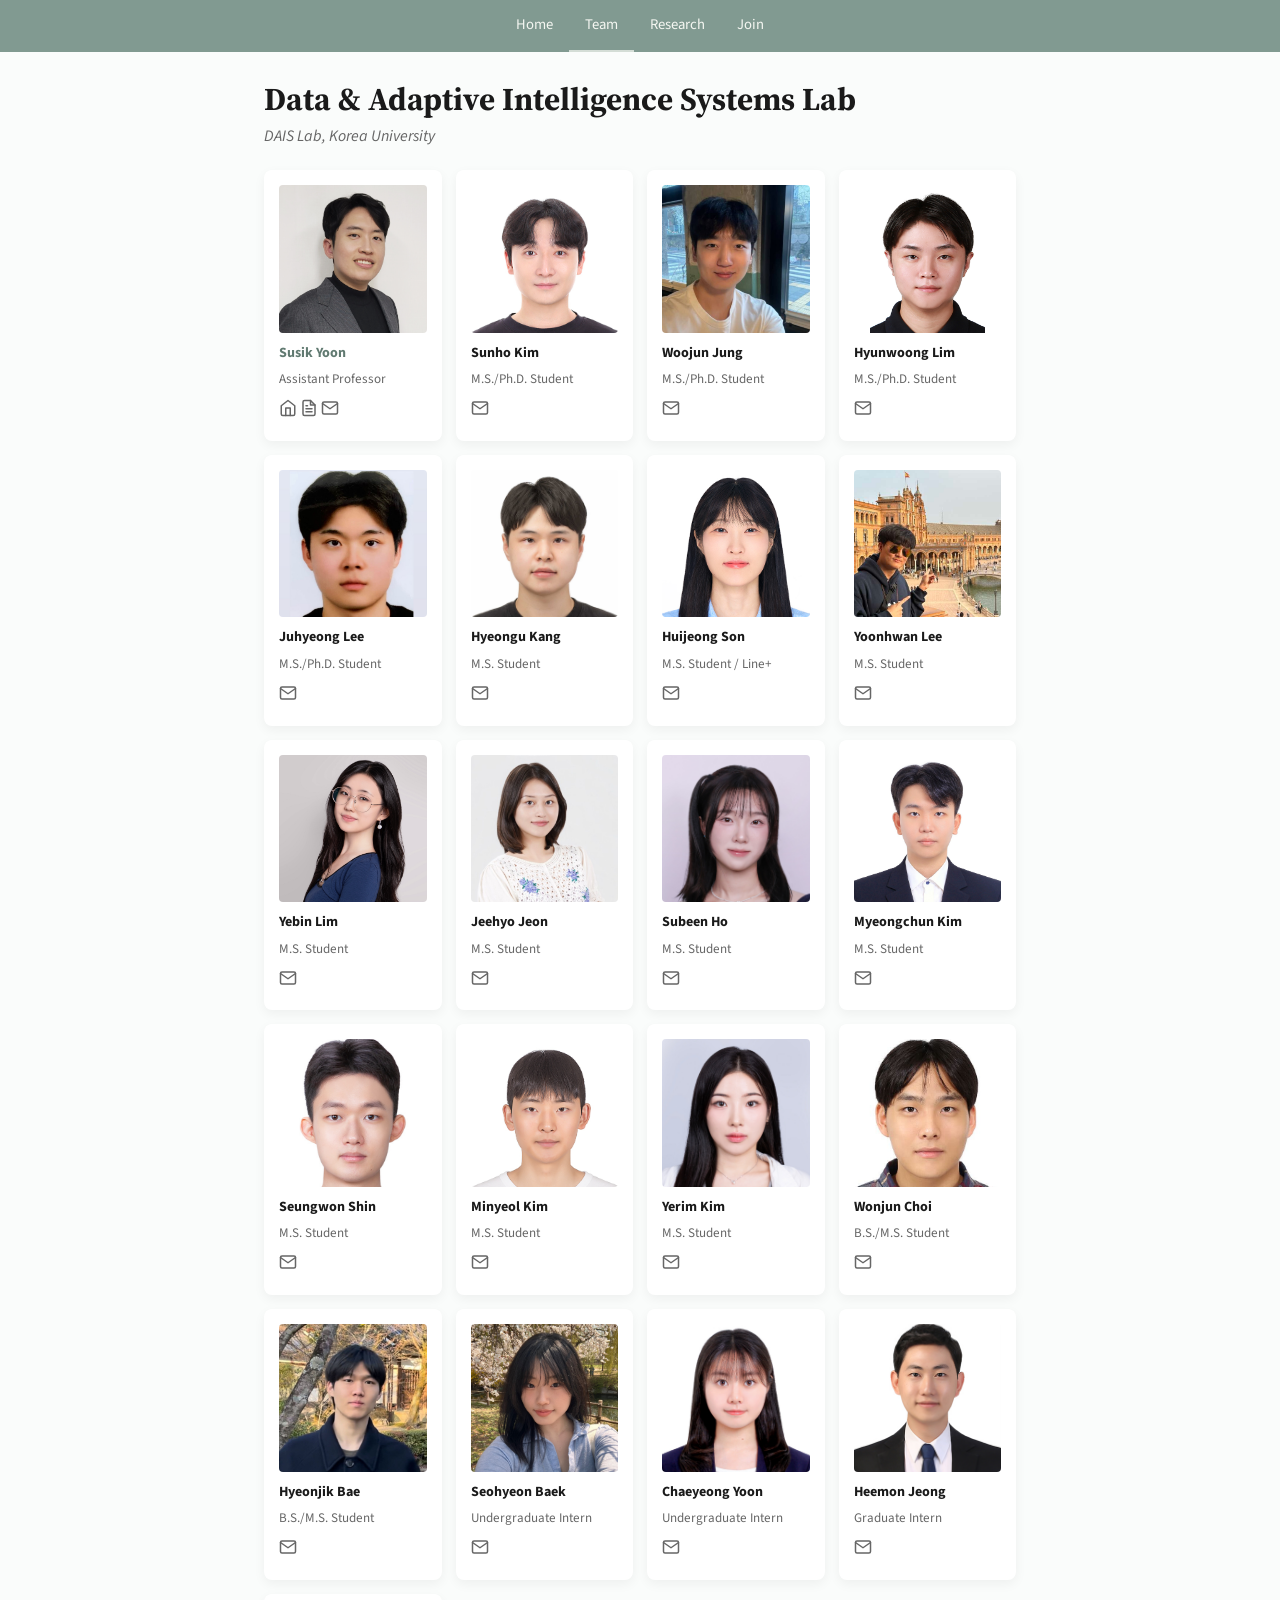
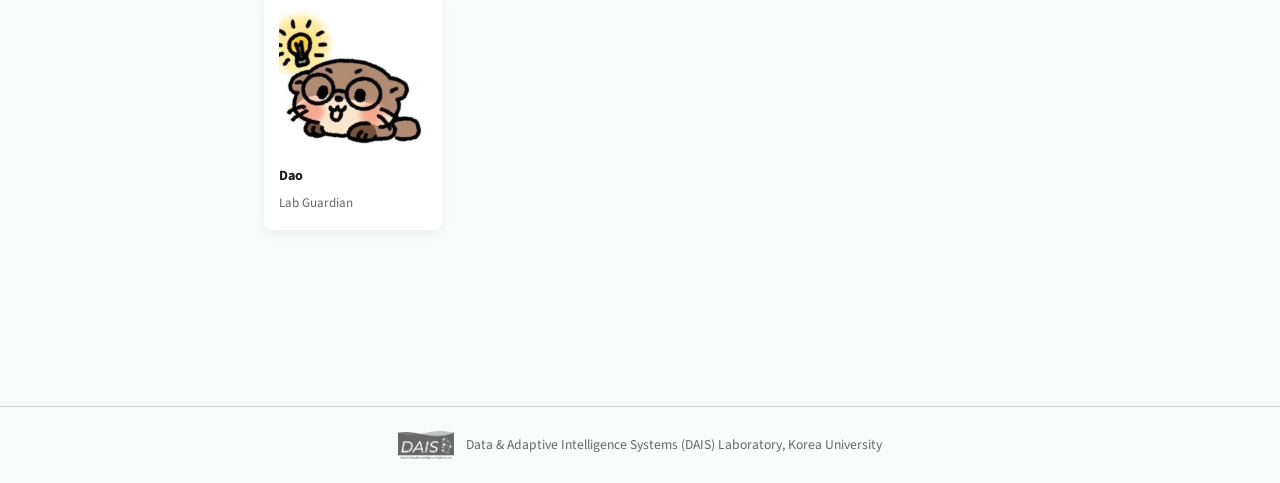
<file: team.html>
<!DOCTYPE html>
<html lang="en">

<head>
  <meta charset="UTF-8">
  <meta name="viewport" content="width=device-width, initial-scale=1">
  <title>Team — DAIS Lab</title>
  <meta name="description"
    content="Meet the DAIS Lab team at Korea University — faculty, graduate students, undergraduate researchers, and alumni." />
  <link rel="stylesheet" href="styles.css">
</head>

<body>
  <svg style="display: none;">
    <symbol id="email-svg" viewBox="0 0 24 24" fill="none" stroke="currentColor" stroke-width="2" stroke-linecap="round"
      stroke-linejoin="round">
      <path d="M4 4h16c1.1 0 2 .9 2 2v12c0 1.1-.9 2-2 2H4c-1.1 0-2-.9-2-2V6c0-1.1.9-2 2-2z"></path>
      <polyline points="22,6 12,13 2,6"></polyline>
    </symbol>
    <symbol id="cv-svg" viewBox="0 0 24 24" fill="none" stroke="currentColor" stroke-width="2" stroke-linecap="round"
      stroke-linejoin="round">
      <path d="M14 2H6a2 2 0 0 0-2 2v16a2 2 0 0 0 2 2h12a2 2 0 0 0 2-2V8z"></path>
      <polyline points="14 2 14 8 20 8"></polyline>
      <line x1="16" y1="13" x2="8" y2="13"></line>
      <line x1="16" y1="17" x2="8" y2="17"></line>
      <polyline points="10 9 9 9 8 9"></polyline>
    </symbol>
    <symbol id="homepage-svg" viewBox="0 0 24 24" fill="none" stroke="currentColor" stroke-width="2"
      stroke-linecap="round" stroke-linejoin="round">
      <path d="M3 9l9-7 9 7v11a2 2 0 0 1-2 2H5a2 2 0 0 1-2-2z"></path>
      <polyline points="9 22 9 12 15 12 15 22"></polyline>
    </symbol>
  </svg>

  <nav>
    <a href="index.html">Home</a>
    <a href="team.html" class="active">Team</a>
    <a href="research.html">Research</a>
    <a href="join.html">Join</a>
  </nav>

  <main>
    <h1>Data &amp; Adaptive Intelligence Systems Lab</h1>
    <p class="subtitle">DAIS Lab, Korea University</p>

    <div class="member-grid">
      <div class="member-card"><img src="images/team/susik_yoon.jpg" alt="Susik Yoon"
          style="object-position: center 20%">
        <div class="name"><a href="pi.html">Susik Yoon</a></div>
        <div class="role">Assistant Professor</div>
        <div class="email">
          <a href="pi.html" class="homepage-icon" title="Homepage">
            <svg>
              <use href="#homepage-svg"></use>
            </svg>
          </a>
          <a href="https://drive.google.com/file/d/1wlo9mHj8SKcWaWQyvAjBFi1I_GNry3qK/view?usp=drive_link"
            class="cv-icon" title="CV" target="_blank">
            <svg>
              <use href="#cv-svg"></use>
            </svg>
          </a>
          <a href="mailto:susik@korea.ac.kr" class="email-icon" title="susik@korea.ac.kr">
            <svg>
              <use href="#email-svg"></use>
            </svg>
          </a>
        </div>
      </div>
      <div class="member-card"><img src="images/team/sunho_kim.jpg" alt="Sunho Kim">
        <div class="name">Sunho Kim</div>
        <div class="role">M.S./Ph.D. Student</div>
        <div class="email">
          <a href="mailto:sunho_kim@korea.ac.kr" class="email-icon" title="sunho_kim@korea.ac.kr">
            <svg>
              <use href="#email-svg"></use>
            </svg>
          </a>
        </div>
      </div>
      <div class="member-card"><img src="images/team/woojun_jung.jpg" alt="Woojun Jung"
          style="object-position: center 30%">
        <div class="name">Woojun Jung</div>
        <div class="role">M.S./Ph.D. Student</div>
        <div class="email">
          <a href="mailto:woojoon@korea.ac.kr" class="email-icon" title="woojoon@korea.ac.kr">
            <svg>
              <use href="#email-svg"></use>
            </svg>
          </a>
        </div>
      </div>
      <div class="member-card"><img src="images/team/hyunwoong_lim.jpg" alt="Hyunwoong Lim">
        <div class="name">Hyunwoong Lim</div>
        <div class="role">M.S./Ph.D. Student</div>
        <div class="email">
          <a href="mailto:hw_lim@korea.ac.kr" class="email-icon" title="hw_lim@korea.ac.kr">
            <svg>
              <use href="#email-svg"></use>
            </svg>
          </a>
        </div>
      </div>
      <div class="member-card"><img src="images/team/juhyeong_lee.jpg" alt="Juhyeong Lee"
          style="object-position: center 50%">
        <div class="name">Juhyeong Lee</div>
        <div class="role">M.S./Ph.D. Student</div>
        <div class="email">
          <a href="mailto:daisjuhyeong@korea.ac.kr" class="email-icon" title="daisjuhyeong@korea.ac.kr">
            <svg>
              <use href="#email-svg"></use>
            </svg>
          </a>
        </div>
      </div>
      <div class="member-card"><img src="images/team/hyeongu_kang.jpg" alt="Hyeongu Kang">
        <div class="name">Hyeongu Kang</div>
        <div class="role">M.S. Student</div>
        <div class="email">
          <a href="mailto:hyeongu_kang@korea.ac.kr" class="email-icon" title="hyeongu_kang@korea.ac.kr">
            <svg>
              <use href="#email-svg"></use>
            </svg>
          </a>
        </div>
      </div>
      <div class="member-card"><img src="images/team/huijeong_son.jpg" alt="Huijeong Son">
        <div class="name">Huijeong Son</div>
        <div class="role">M.S. Student / Line+</div>
        <div class="email">
          <a href="mailto:huijeong_son@korea.ac.kr" class="email-icon" title="huijeong_son@korea.ac.kr">
            <svg>
              <use href="#email-svg"></use>
            </svg>
          </a>
        </div>
      </div>
      <div class="member-card">
        <div style="overflow: hidden; border-radius: 4px; margin-bottom: 8px; aspect-ratio: 1;">
          <img src="images/team/yoonhwan_lee.jpg" alt="Yoonhwan Lee"
            style="transform: scale(2.2); transform-origin: center left; object-position: right 20%">
        </div>
        <div class="name">Yoonhwan Lee</div>
        <div class="role">M.S. Student</div>
        <div class="email">
          <a href="mailto:theghks3@korea.ac.kr" class="email-icon" title="theghks3@korea.ac.kr">
            <svg>
              <use href="#email-svg"></use>
            </svg>
          </a>
        </div>
      </div>
      <div class="member-card"><img src="images/team/yebin_lim.jpg" alt="Yebin Lim">
        <div class="name">Yebin Lim</div>
        <div class="role">M.S. Student</div>
        <div class="email">
          <a href="mailto:yebinuni@korea.ac.kr" class="email-icon" title="yebinuni@korea.ac.kr">
            <svg>
              <use href="#email-svg"></use>
            </svg>
          </a>
        </div>
      </div>
      <div class="member-card"><img src="images/team/jeehyo_jeon.jpg" alt="Jeehyo Jeon">
        <div class="name">Jeehyo Jeon</div>
        <div class="role">M.S. Student</div>
        <div class="email">
          <a href="mailto:cordelia0626@korea.ac.kr" class="email-icon" title="cordelia0626@korea.ac.kr">
            <svg>
              <use href="#email-svg"></use>
            </svg>
          </a>
        </div>
      </div>
      <div class="member-card"><img src="images/team/subeen_ho.jpg" alt="Subeen Ho">
        <div class="name">Subeen Ho</div>
        <div class="role">M.S. Student</div>
        <div class="email">
          <a href="mailto:hosubin02@korea.ac.kr" class="email-icon" title="hosubin02@korea.ac.kr">
            <svg>
              <use href="#email-svg"></use>
            </svg>
          </a>
        </div>
      </div>
      <div class="member-card"><img src="images/team/myeongchun_kim.jpg" alt="Myeongchun Kim">
        <div class="name">Myeongchun Kim</div>
        <div class="role">M.S. Student</div>
        <div class="email">
          <a href="mailto:myeongchun@korea.ac.kr" class="email-icon" title="myeongchun@korea.ac.kr">
            <svg>
              <use href="#email-svg"></use>
            </svg>
          </a>
        </div>
      </div>
      <div class="member-card"><img src="images/team/seungwon_shin.jpg" alt="Seungwon Shin"
          style="object-position: center 30%">
        <div class="name">Seungwon Shin</div>
        <div class="role">M.S. Student</div>
        <div class="email">
          <a href="mailto:mengchi501@korea.ac.kr" class="email-icon" title="mengchi501@korea.ac.kr">
            <svg>
              <use href="#email-svg"></use>
            </svg>
          </a>
        </div>
      </div>
      <div class="member-card"><img src="images/team/minyeol_kim.jpg" alt="Minyeol Kim">
        <div class="name">Minyeol Kim</div>
        <div class="role">M.S. Student</div>
        <div class="email">
          <a href="mailto:minyeol1315@korea.ac.kr" class="email-icon" title="minyeol1315@korea.ac.kr">
            <svg>
              <use href="#email-svg"></use>
            </svg>
          </a>
        </div>
      </div>
      <div class="member-card"><img src="images/team/yerim_kim.jpg" alt="Yerim Kim">
        <div class="name">Yerim Kim</div>
        <div class="role">M.S. Student</div>
        <div class="email">
          <a href="mailto:dpfla274@korea.ac.kr" class="email-icon" title="dpfla274@korea.ac.kr">
            <svg>
              <use href="#email-svg"></use>
            </svg>
          </a>
        </div>
      </div>
      <div class="member-card">
        <div style="overflow: hidden; border-radius: 4px; margin-bottom: 8px; aspect-ratio: 1;">
          <img src="images/team/wonjun_choi.jpg" alt="Wonjun Choi"
            style="transform: scale(1.1); transform-origin: top center; object-position: center 35%">
        </div>
        <div class="name">Wonjun Choi</div>
        <div class="role">B.S./M.S. Student</div>
        <div class="email">
          <a href="mailto:migreeni@korea.ac.kr" class="email-icon" title="migreeni@korea.ac.kr">
            <svg>
              <use href="#email-svg"></use>
            </svg>
          </a>
        </div>
      </div>
      <div class="member-card"><img src="images/team/hyeonjik_bae.jpg" alt="Hyeonjik Bae"
          style="object-position: center 50%">
        <div class="name">Hyeonjik Bae</div>
        <div class="role">B.S./M.S. Student</div>
        <div class="email">
          <a href="mailto:bhg4060@korea.ac.kr" class="email-icon" title="bhg4060@korea.ac.kr">
            <svg>
              <use href="#email-svg"></use>
            </svg>
          </a>
        </div>
      </div>
      <div class="member-card"><img src="images/team/seohyeon_baek.jpg" alt="Seohyeon Baek"
          style="object-position: center 50%">
        <div class="name">Seohyeon Baek</div>
        <div class="role">Undergraduate Intern</div>
        <div class="email">
          <a href="mailto:beth0508@naver.com" class="email-icon" title="beth0508@naver.com">
            <svg>
              <use href="#email-svg"></use>
            </svg>
          </a>
        </div>
      </div>
      <div class="member-card"><img src="images/team/chaeyeong_yoon.jpg" alt="Chaeyeong Yoon"
          style="object-position: center 50%">
        <div class="name">Chaeyeong Yoon</div>
        <div class="role">Undergraduate Intern</div>
        <div class="email">
          <a href="mailto:elisha1122@korea.ac.kr" class="email-icon" title="elisha1122@korea.ac.kr">
            <svg>
              <use href="#email-svg"></use>
            </svg>
          </a>
        </div>
      </div>
      <div class="member-card"><img src="images/team/heemon_jeong.jpg" alt="Heemon Jeong"
          style="object-position: center 40%">
        <div class="name">Heemon Jeong</div>
        <div class="role">Graduate Intern</div>
        <div class="email">
          <a href="mailto:gmlans9598@korea.ac.kr" class="email-icon" title="gmlans9598@korea.ac.kr">
            <svg>
              <use href="#email-svg"></use>
            </svg>
          </a>
        </div>
      </div>
      <div class="member-card" style="position:relative;">
        <div class="dao-swap">
          <img src="images/team/dao_2.jpg" alt="Dao" class="dao-img dao-default">
          <img src="images/team/dao.jpg" alt="Dao" class="dao-img dao-hover">
        </div>
        <div class="name">Dao</div>
        <div class="role">Lab Guardian</div>
      </div>
    </div>
  </main>

  <footer>
    <img src="images/logo/grey@2x.png" alt="DAIS Lab" class="footer-logo">
    Data &amp; Adaptive Intelligence Systems (DAIS) Laboratory, Korea University
  </footer>

</body>

</html>
</file>
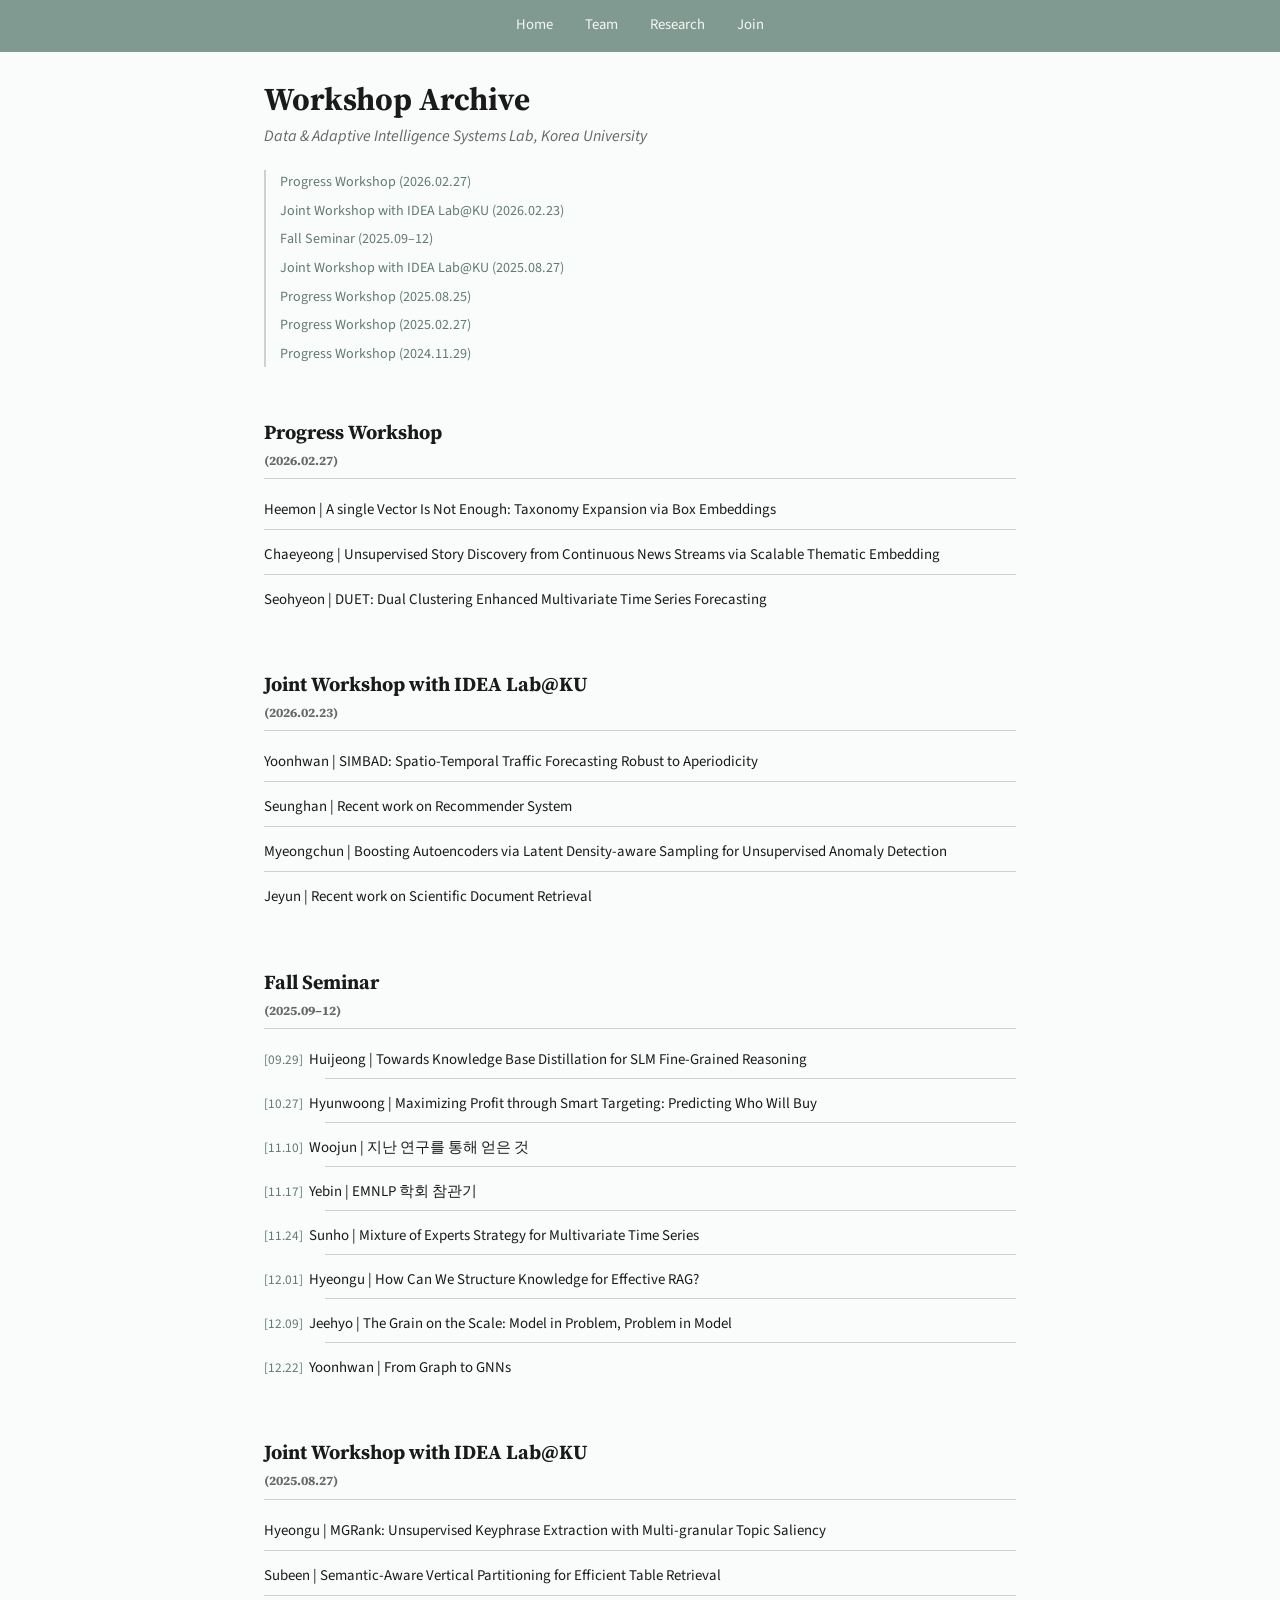
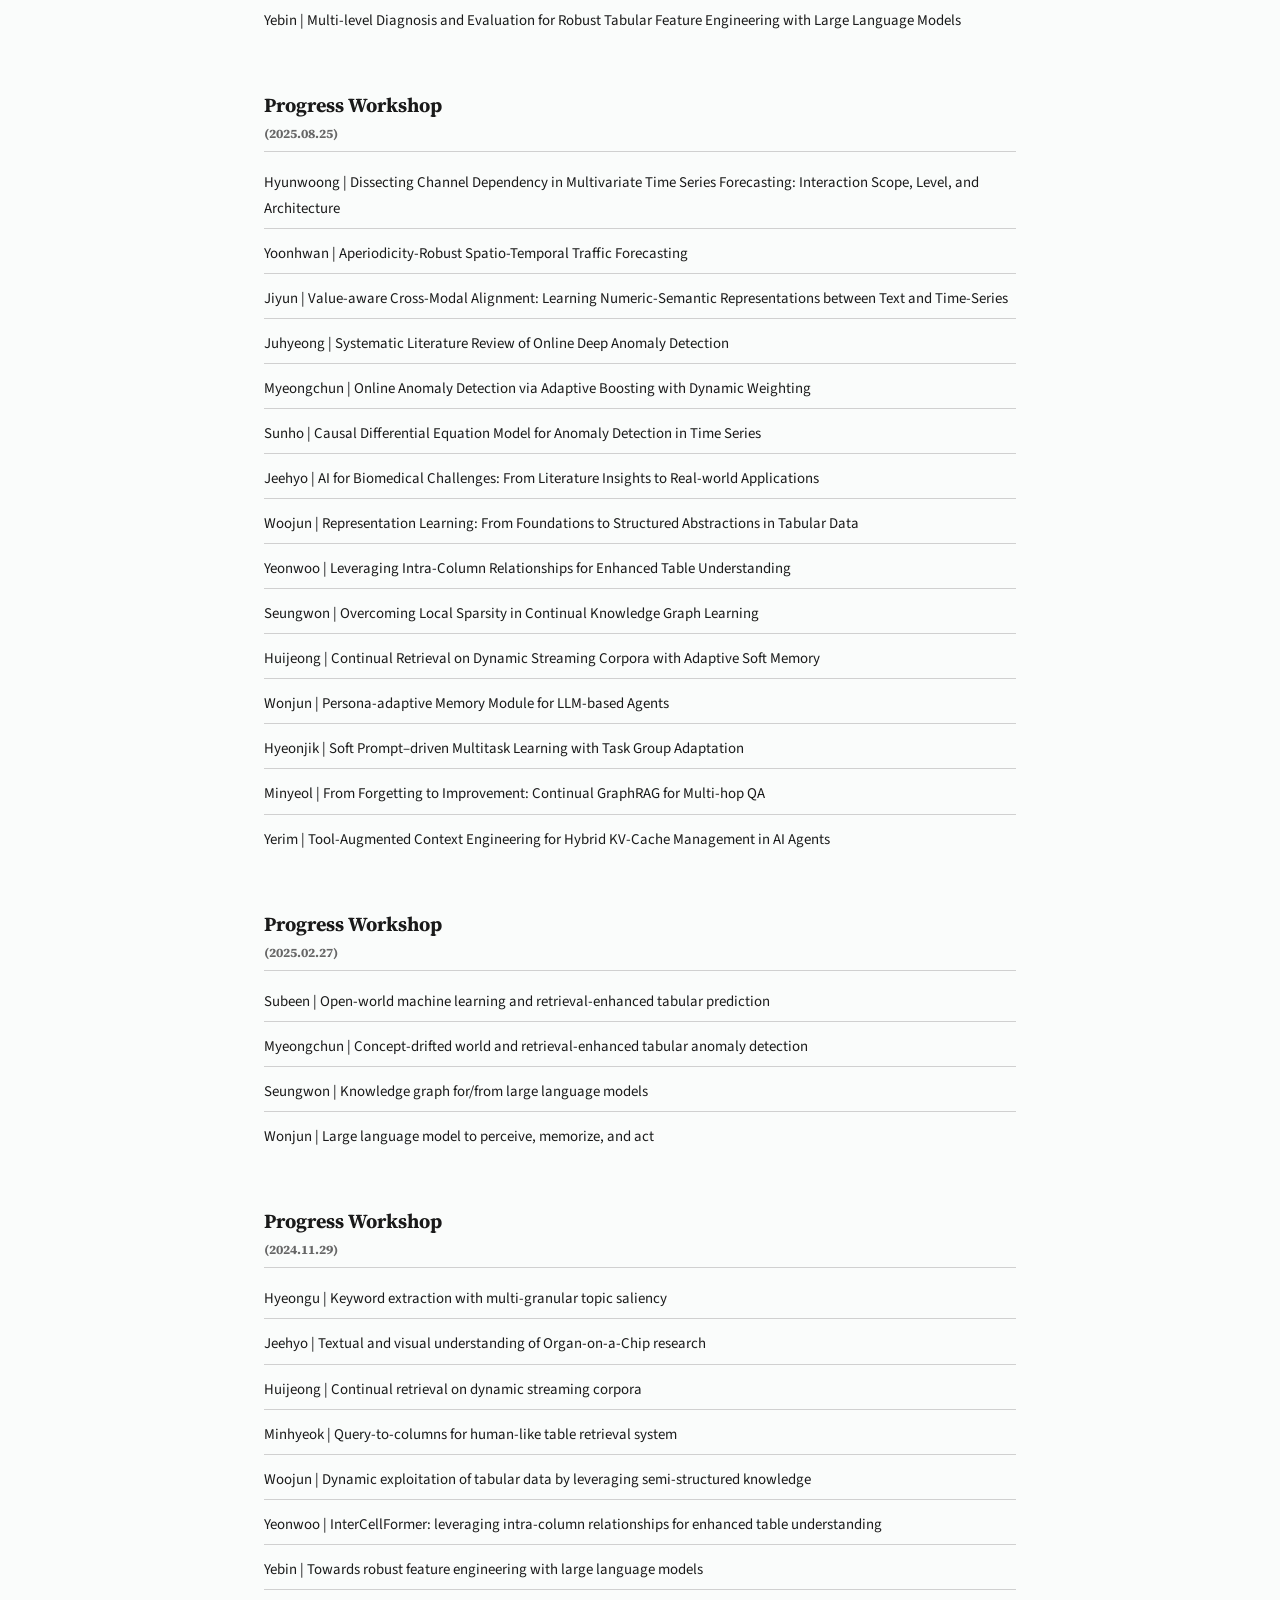
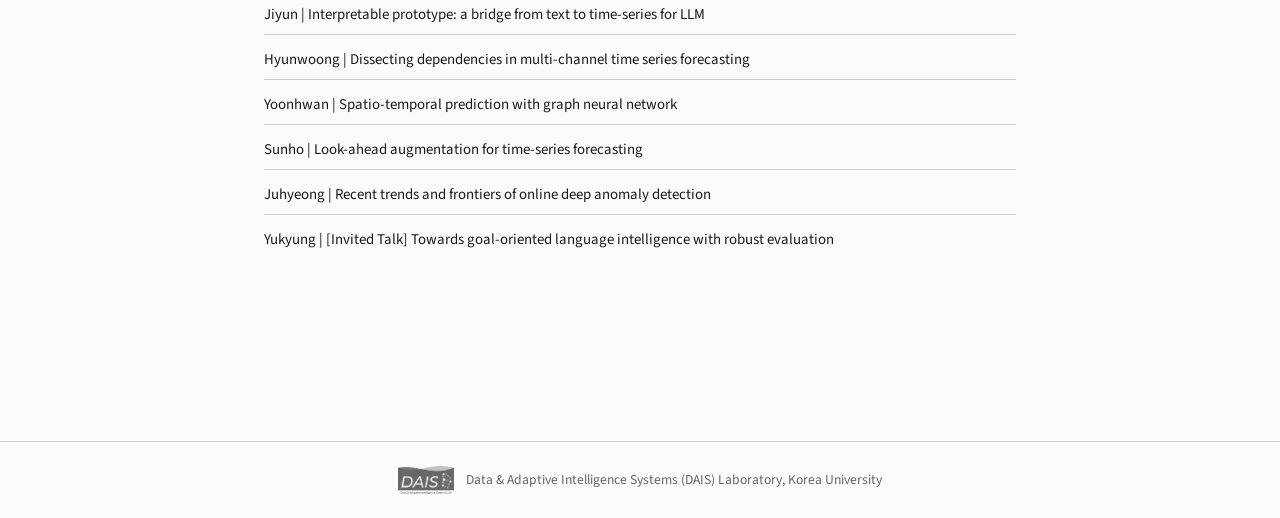
<file: workshop.html>
<!doctype html>
<html lang="en">

<head>
  <meta charset="utf-8" />
  <meta name="viewport" content="width=device-width, initial-scale=1" />
  <title>Workshop Archive — DAIS Lab</title>
  <meta name="description"
    content="Archive of DAIS Lab reading group and progress workshops at Korea University, organized by workshop series." />
  <link rel="stylesheet" href="styles.css">
</head>

<body>
  <nav>
    <a href="index.html">Home</a>
    <a href="team.html">Team</a>
    <a href="research.html">Research</a>
    <a href="join.html">Join</a>
  </nav>
  <main>
    <h1>Workshop Archive</h1>
    <p class="subtitle">Data &amp; Adaptive Intelligence Systems Lab, Korea University</p>

    <div class="workshop-outline"
      style="display:flex;flex-direction:column;gap:4px;font-size:0.88rem;border-left:2px solid #d0d0d0;padding-left:14px;margin:16px 0 8px">
      <a href="#pw-2026-02">Progress Workshop (2026.02.27)</a>
      <a href="#jw-2026-02">Joint Workshop with IDEA Lab@KU (2026.02.23)</a>
      <a href="#fs-2025">Fall Seminar (2025.09–12)</a>
      <a href="#jw-2025-08">Joint Workshop with IDEA Lab@KU (2025.08.27)</a>
      <a href="#pw-2025-08">Progress Workshop (2025.08.25)</a>
      <a href="#pw-2025-02">Progress Workshop (2025.02.27)</a>
      <a href="#pw-2024-11">Progress Workshop (2024.11.29)</a>
    </div>

    <h2 id="pw-2026-02">Progress Workshop <span class="venue-tag">(2026.02.27)</span></h2>
    <ul class="news-list">
      <li>Heemon | A single Vector Is Not Enough: Taxonomy Expansion via Box Embeddings</li>
      <li>Chaeyeong | Unsupervised Story Discovery from Continuous News Streams via Scalable Thematic Embedding</li>
      <li>Seohyeon | DUET: Dual Clustering Enhanced Multivariate Time Series Forecasting</li>
    </ul>

    <h2 id="jw-2026-02">Joint Workshop with IDEA Lab@KU <span class="venue-tag">(2026.02.23)</span></h2>
    <ul class="news-list">
      <li>Yoonhwan | SIMBAD: Spatio-Temporal Traffic Forecasting Robust to Aperiodicity</li>
      <li>Seunghan | Recent work on Recommender System</li>
      <li>Myeongchun | Boosting Autoencoders via Latent Density-aware Sampling for Unsupervised Anomaly Detection</li>
      <li>Jeyun | Recent work on Scientific Document Retrieval</li>
    </ul>

    <h2 id="fs-2025">Fall Seminar <span class="venue-tag">(2025.09–12)</span></h2>
    <ul class="news-list">
      <li><span class="date">[09.29]</span> Huijeong | Towards Knowledge Base Distillation for SLM Fine-Grained
        Reasoning</li>
      <li><span class="date">[10.27]</span> Hyunwoong | Maximizing Profit through Smart Targeting: Predicting Who Will
        Buy</li>
      <li><span class="date">[11.10]</span> Woojun | 지난 연구를 통해 얻은 것</li>
      <li><span class="date">[11.17]</span> Yebin | EMNLP 학회 참관기</li>
      <li><span class="date">[11.24]</span> Sunho | Mixture of Experts Strategy for Multivariate Time Series</li>
      <li><span class="date">[12.01]</span> Hyeongu | How Can We Structure Knowledge for Effective RAG?</li>
      <li><span class="date">[12.09]</span> Jeehyo | The Grain on the Scale: Model in Problem, Problem in Model</li>
      <li><span class="date">[12.22]</span> Yoonhwan | From Graph to GNNs</li>
    </ul>

    <h2 id="jw-2025-08">Joint Workshop with IDEA Lab@KU <span class="venue-tag">(2025.08.27)</span></h2>
    <ul class="news-list">
      <li>Hyeongu | MGRank: Unsupervised Keyphrase Extraction with Multi-granular Topic Saliency</li>
      <li>Subeen | Semantic-Aware Vertical Partitioning for Efficient Table Retrieval</li>
      <li>Yebin | Multi-level Diagnosis and Evaluation for Robust Tabular Feature Engineering with Large Language Models
      </li>
    </ul>

    <h2 id="pw-2025-08">Progress Workshop <span class="venue-tag">(2025.08.25)</span></h2>
    <ul class="news-list">
      <li>Hyunwoong | Dissecting Channel Dependency in Multivariate Time Series Forecasting: Interaction Scope, Level,
        and Architecture</li>
      <li>Yoonhwan | Aperiodicity-Robust Spatio-Temporal Traffic Forecasting</li>
      <li>Jiyun | Value-aware Cross-Modal Alignment: Learning Numeric-Semantic Representations between Text and
        Time-Series</li>
      <li>Juhyeong | Systematic Literature Review of Online Deep Anomaly Detection</li>
      <li>Myeongchun | Online Anomaly Detection via Adaptive Boosting with Dynamic Weighting</li>
      <li>Sunho | Causal Differential Equation Model for Anomaly Detection in Time Series</li>
      <li>Jeehyo | AI for Biomedical Challenges: From Literature Insights to Real-world Applications</li>
      <li>Woojun | Representation Learning: From Foundations to Structured Abstractions in Tabular Data</li>
      <li>Yeonwoo | Leveraging Intra-Column Relationships for Enhanced Table Understanding</li>
      <li>Seungwon | Overcoming Local Sparsity in Continual Knowledge Graph Learning</li>
      <li>Huijeong | Continual Retrieval on Dynamic Streaming Corpora with Adaptive Soft Memory</li>
      <li>Wonjun | Persona-adaptive Memory Module for LLM-based Agents</li>
      <li>Hyeonjik | Soft Prompt–driven Multitask Learning with Task Group Adaptation</li>
      <li>Minyeol | From Forgetting to Improvement: Continual GraphRAG for Multi-hop QA</li>
      <li>Yerim | Tool-Augmented Context Engineering for Hybrid KV-Cache Management in AI Agents</li>
    </ul>

    <h2 id="pw-2025-02">Progress Workshop <span class="venue-tag">(2025.02.27)</span></h2>
    <ul class="news-list">
      <li>Subeen | Open-world machine learning and retrieval-enhanced tabular prediction</li>
      <li>Myeongchun | Concept-drifted world and retrieval-enhanced tabular anomaly detection</li>
      <li>Seungwon | Knowledge graph for/from large language models</li>
      <li>Wonjun | Large language model to perceive, memorize, and act</li>
    </ul>

    <h2 id="pw-2024-11">Progress Workshop <span class="venue-tag">(2024.11.29)</span></h2>
    <ul class="news-list">
      <li>Hyeongu | Keyword extraction with multi-granular topic saliency</li>
      <li>Jeehyo | Textual and visual understanding of Organ-on-a-Chip research</li>
      <li>Huijeong | Continual retrieval on dynamic streaming corpora</li>
      <li>Minhyeok | Query-to-columns for human-like table retrieval system</li>
      <li>Woojun | Dynamic exploitation of tabular data by leveraging semi-structured knowledge</li>
      <li>Yeonwoo | InterCellFormer: leveraging intra-column relationships for enhanced table understanding</li>
      <li>Yebin | Towards robust feature engineering with large language models</li>
      <li>Jiyun | Interpretable prototype: a bridge from text to time-series for LLM</li>
      <li>Hyunwoong | Dissecting dependencies in multi-channel time series forecasting</li>
      <li>Yoonhwan | Spatio-temporal prediction with graph neural network</li>
      <li>Sunho | Look-ahead augmentation for time-series forecasting</li>
      <li>Juhyeong | Recent trends and frontiers of online deep anomaly detection</li>
      <li>Yukyung | [Invited Talk] Towards goal-oriented language intelligence with robust evaluation</li>
    </ul>

  </main>
  <footer>
    <img src="images/logo/grey@2x.png" alt="DAIS Lab" class="footer-logo">
    Data &amp; Adaptive Intelligence Systems (DAIS) Laboratory, Korea University
  </footer>
</body>

</html>
</file>
<file: styles.css>
/* ===== DAIS Lab — Shared Stylesheet ===== */
/* Palette: https://colorhunt.co/palette/819a91a7c1a8d1d8beeeefe0 */
@import url('https://fonts.googleapis.com/css2?family=Source+Sans+3:wght@300;400;500;600;700&family=Source+Serif+4:wght@400;500;600;700&display=swap');

:root {
    --bg: #FAFCFB;
    --text: #1a1a1a;
    --muted: #666666;
    --accent: #819A91;
    --accent-light: #A7C1A8;
    --accent-dark: #617A71;
    --accent-pale: #d4ddd6;
    --border: #d0d0d0;
}

* {
    box-sizing: border-box;
}

body {
    margin: 0;
    font-family: "Source Sans 3", "Helvetica Neue", Helvetica, Arial, sans-serif;
    background: var(--bg);
    color: var(--text);
    line-height: 1.75;
    font-size: 16px;
}

/* ---- Navigation ---- */
nav {
    background: var(--accent);
    padding: 0 24px;
    display: flex;
    justify-content: center;
    align-items: center;
    gap: 0;
}

nav a {
    color: #f5f7f2;
    text-decoration: none;

    font-size: 0.92rem;
    padding: 12px 16px;
    border-bottom: 2px solid transparent;
    display: inline-block;
    transition: background 0.3s ease, border-bottom-color 0.3s ease;
}

nav a:hover {
    background: rgba(255, 255, 255, 0.18);
}

nav a.active {
    border-bottom-color: var(--accent-pale);
}


/* ---- Layout ---- */
@keyframes fadeInSlideUp {
    from {
        opacity: 0;
        transform: translateY(15px);
    }

    to {
        opacity: 1;
        transform: translateY(0);
    }
}

main {
    max-width: 800px;
    margin: 0 auto;
    padding: 28px 24px 96px;
    animation: fadeInSlideUp 0.6s ease-out forwards;
}

/* ---- Typography ---- */
h1,
h2 {
    font-family: "Source Serif 4", Georgia, serif;
}

h1 {
    font-size: 2rem;
    font-weight: bold;
    margin: 0 0 4px;
    line-height: 1.2;
}

.culture-row {
    margin: 4px 0 8px;
}

.culture-row::after {
    content: "";
    display: block;
    clear: both;
}

.culture-row > p {
    margin: 0;
}

.culture-row .lab-photo {
    float: right;
    width: 34%;
    margin: 4px 0 -12px 24px;
}

.culture-row .lab-photo figcaption {
    margin-top: 2px;
    margin-bottom: 0;
    line-height: 1.2;
}

.lab-photo img {
    display: block;
    width: 100%;
    height: auto;
    border-radius: 8px;
    box-shadow: 0 4px 16px rgba(0, 0, 0, 0.08);
}

.lab-photo figcaption {
    text-align: center;
    font-size: 0.82rem;
    color: var(--muted);
    font-style: italic;
    margin-top: 8px;
}

@media (max-width: 640px) {
    .culture-row .lab-photo {
        float: none;
        width: 100%;
        margin: 16px 0;
    }
}

footer .footer-logo {
    height: 28px;
    width: auto;
    opacity: 0.75;
    flex-shrink: 0;
}

h2 {
    font-size: 1.25rem;
    font-weight: bold;
    margin: 48px 0 12px;
    border-bottom: 1px solid var(--border);
    padding-bottom: 6px;
}

h3 {
    font-size: 1rem;
    font-weight: bold;
    margin: 24px 0 8px;
    color: var(--accent-dark);
}

h4 {
    font-size: 0.93rem;
    font-weight: 600;
    margin: 12px 0 4px;
    color: var(--accent-dark);
}

p {
    margin: 0 0 16px;
}

a {
    color: var(--accent-dark);
    text-decoration: none;
}

a:hover {
    text-decoration: underline;
}

.subtitle {
    color: var(--muted);
    font-style: italic;
    margin: 0 0 20px;
}

/* ---- Mission / Highlight box ---- */
.highlight-box {
    margin: 20px 0 0;
    padding: 16px 20px;
    border-left: 3px solid var(--accent);
    background: rgba(167, 193, 168, 0.15);
    font-style: italic;
    color: #333;
}

.mission {
    color: var(--accent);
    font-style: italic;
    margin: 0 auto 20px;
    font-size: 1rem;
    text-align: center;
}

/* ---- News list ---- */
.news-list {
    list-style: none;
    padding: 0;
    margin: 0;
}

.news-list li {
    display: flex;
    align-items: baseline;
    padding: 6px 0;
    font-size: 0.93rem;
    position: relative;
}

.news-list li:has(.date)::after {
    content: "";
    display: block;
    position: absolute;
    bottom: 0;
    left: 4.1em;
    right: 0;
    border-bottom: 1px solid var(--border);
}

.news-list li:not(:has(.date)) {
    border-bottom: 1px solid var(--border);
}

.news-list li:last-child {
    border-bottom: none;
}

.news-list li:last-child::after {
    display: none;
}

.date {
    color: var(--accent-dark);

    font-size: 0.83rem;
    margin-right: 6px;
    flex-shrink: 0;
}

/* ---- PI block ---- */
.pi-block {
    display: flex;
    gap: 28px;
    align-items: flex-start;
    margin-top: 16px;
    flex-wrap: wrap;
}

.pi-block img {
    width: 160px;
    height: 200px;
    object-fit: cover;
    object-position: top;
    border-radius: 4px;
    flex-shrink: 0;
}

.pi-info .name {
    font-size: 1.15rem;
    font-weight: bold;
    margin-bottom: 4px;
}

.pi-info .role {
    color: var(--muted);
    margin: 0 0 8px;
    font-style: italic;
}

.pi-info p {
    margin: 0 0 4px;
    font-size: 0.9rem;
}

/* ---- Member grid ---- */
.member-grid {
    display: grid;
    grid-template-columns: repeat(auto-fill, minmax(160px, 1fr));
    gap: 14px;
    margin-top: 14px;
}

.member-card {
    padding: 14px;
    border: 1px solid transparent;
    border-radius: 8px;
    font-size: 0.88rem;
    background: #fff;
    box-shadow: 0 4px 12px rgba(0, 0, 0, 0.05);
    transition: transform 0.3s ease, box-shadow 0.3s ease;
}

.member-card:hover {
    transform: translateY(-2px);
    box-shadow: 0 8px 16px rgba(0, 0, 0, 0.08);
}

.member-card img {
    width: 100%;
    aspect-ratio: 1;
    object-fit: cover;
    object-position: top;
    background: #fff;
    border-radius: 4px;
    margin-bottom: 8px;
    display: block;
}

.member-card img[src*="hyunwoong_lim"] {
    object-fit: contain;
}

.member-card img[src*="myeongchun_kim"] {
    object-position: center 40%;
}

.member-card .name {
    font-weight: bold;
    margin-bottom: 3px;
}

.member-card .role {
    color: var(--muted);
    font-size: 0.82rem;
}

.member-card .email {
    margin-top: 4px;
}

/* ---- Research grid ---- */
.research-grid {
    display: grid;
    grid-template-columns: 1fr 1fr;
    gap: 16px;
    margin-top: 16px;
}

@media (max-width: 600px) {
    .research-grid {
        grid-template-columns: 1fr;
    }
}

.research-card {
    padding: 16px;
    border: 1px solid transparent;
    border-radius: 8px;
    background: #fff;
    box-shadow: 0 4px 12px rgba(0, 0, 0, 0.05);
    transition: transform 0.3s ease, box-shadow 0.3s ease, background 0.3s, border-color 0.3s;
}

.research-card h3 {
    margin: 0 0 8px;
    font-size: 0.95rem;
    color: var(--accent-dark);
}

.research-card ul {
    margin: 0;
    padding-left: 18px;
    font-size: 0.87rem;
    color: var(--muted);
}

/* ---- Publication list ---- */
.pub-list {
    padding: 0 0 0 32px;
    margin: 0;
}

.pub-list li {
    padding: 10px 0 10px 8px;
    border-bottom: 1px solid var(--border);
    font-size: 0.92rem;
}

.pub-list li::marker {

    font-size: 0.82rem;
    color: var(--accent-dark);
    font-weight: bold;
}

.pub-list li:last-child {
    border-bottom: none;
}

#filter-label {
    font-size: 0.85rem;
    font-weight: normal;
    color: var(--accent-dark);
    font-style: italic;
    cursor: pointer;
}

#filter-label:hover {
    text-decoration: none;
}

.pub-authors {
    font-size: 0.82rem;
    color: var(--muted);
    margin-top: 2px;
}

.pub-venue {
    font-size: 0.8rem;
    color: var(--muted);
    margin-top: 2px;
    font-style: italic;
}

.badge-links a {
    position: relative;
    display: inline-flex;
    align-items: center;
    justify-content: center;
    width: 22px;
    height: 22px;
    font-size: 0;
    color: transparent;
    margin-right: 6px;
    margin-top: 3px;
    text-decoration: none;
    border: 1px solid var(--border);
    border-radius: 4px;
    background-repeat: no-repeat;
    background-position: center;
    background-size: 13px;
    vertical-align: middle;
    transition: border-color 0.15s, background-color 0.15s;
}

.badge-links a::after {
    content: "Paper";
    position: absolute;
    bottom: calc(100% + 6px);
    left: 50%;
    transform: translateX(-50%);
    padding: 3px 7px;
    background: #333;
    color: #fff;
    font-size: 0.7rem;
    border-radius: 3px;
    white-space: nowrap;
    opacity: 0;
    pointer-events: none;
    transition: opacity 0.15s;
    z-index: 10;
}

.badge-links a[href*="alphaxiv"]::after { content: "alphaXiv"; }
.badge-links a[href*="github"]::after { content: "Code"; }
.badge-links a[href*="/poster/"]::after { content: "Poster"; }

.badge-links a:hover::after {
    opacity: 1;
}

.badge-links span {
    display: inline-block;
    font-size: 0.75rem;
    color: var(--muted);
    padding: 0;
    margin-right: 8px;
    margin-top: 3px;
    border-bottom: 1px dotted var(--border);
}

.badge-links a:hover {
    border-color: var(--accent-dark);
    background-color: rgba(0, 0, 0, 0.04);
}

/* Default: Paper icon (document) */
.badge-links a {
    background-image: url("data:image/svg+xml;utf8,<svg xmlns='http://www.w3.org/2000/svg' viewBox='0 0 24 24' fill='none' stroke='%23666' stroke-width='2' stroke-linecap='round' stroke-linejoin='round'><path d='M14 2H6a2 2 0 0 0-2 2v16a2 2 0 0 0 2 2h12a2 2 0 0 0 2-2V8z'/><polyline points='14 2 14 8 20 8'/><line x1='16' y1='13' x2='8' y2='13'/><line x1='16' y1='17' x2='8' y2='17'/><line x1='10' y1='9' x2='8' y2='9'/></svg>");
}

/* alphaXiv: official logo */
.badge-links a[href*="alphaxiv"] {
    background-size: 14px;
    background-image: url("data:image/svg+xml;utf8,<svg xmlns='http://www.w3.org/2000/svg' viewBox='0 0 718.41 504.47' fill='%23666'><polygon points='591.15 258.54 718.41 385.73 663.72 440.28 536.57 313.62 591.15 258.54'/><path d='M273.86.3c34.56-2.41,67.66,9.73,92.51,33.54l94.64,94.63-55.11,54.55-96.76-96.55c-16.02-12.7-37.67-12.1-53.19,1.11L54.62,288.82,0,234.23,204.76,29.57C223.12,13.31,249.27,2.02,273.86.3Z'/><path d='M663.79,1.29l54.62,54.58-418.11,417.9c-114.43,95.94-263.57-53.49-167.05-167.52l160.46-160.33,54.62,54.58-157.88,157.77c-33.17,40.32,18.93,91.41,58.66,57.48L663.79,1.29Z'/></svg>");
}

/* Poster icon: pinned poster */
.badge-links a[href*="/poster/"] {
    background-image: url("data:image/svg+xml;utf8,<svg xmlns='http://www.w3.org/2000/svg' viewBox='0 0 24 24' fill='none' stroke='%23666' stroke-width='2' stroke-linecap='round' stroke-linejoin='round'><rect x='5' y='5' width='14' height='16' rx='1'/><line x1='9' y1='10' x2='15' y2='10'/><line x1='9' y1='14' x2='13' y2='14'/><circle cx='12' cy='5' r='2' fill='%23666'/></svg>");
}

/* Code: GitHub mark */
.badge-links a[href*="github"] {
    background-image: url("data:image/svg+xml;utf8,<svg xmlns='http://www.w3.org/2000/svg' viewBox='0 0 24 24' fill='%23666'><path d='M12 .297c-6.63 0-12 5.373-12 12 0 5.303 3.438 9.8 8.205 11.385.6.113.82-.258.82-.577 0-.285-.01-1.04-.015-2.04-3.338.724-4.042-1.61-4.042-1.61C4.422 18.07 3.633 17.7 3.633 17.7c-1.087-.744.084-.729.084-.729 1.205.084 1.838 1.236 1.838 1.236 1.07 1.835 2.809 1.305 3.495.998.108-.776.417-1.305.76-1.605-2.665-.3-5.466-1.332-5.466-5.93 0-1.31.465-2.38 1.235-3.22-.135-.303-.54-1.523.105-3.176 0 0 1.005-.322 3.3 1.23.96-.267 1.98-.399 3-.405 1.02.006 2.04.138 3 .405 2.28-1.552 3.285-1.23 3.285-1.23.645 1.653.24 2.873.12 3.176.765.84 1.23 1.91 1.23 3.22 0 4.61-2.805 5.625-5.475 5.92.42.36.81 1.096.81 2.22 0 1.606-.015 2.896-.015 3.286 0 .315.21.69.825.57C20.565 22.092 24 17.592 24 12.297c0-6.627-5.373-12-12-12'/></svg>");
}

.venue-tag {
    color: var(--muted);
    font-size: 0.8rem;
    display: block;
}

/* ---- Topic filter ---- */
.topic-filter {
    cursor: pointer;
    transition: color 0.2s, background 0.2s;
    padding: 2px 4px;
    border-radius: 3px;
    margin: -2px -4px;
}

.topic-filter:hover {
    background: rgba(129, 154, 145, 0.1);
}

.topic-filter.active {
    background: rgba(129, 154, 145, 0.18);
    color: var(--accent-dark);
    font-weight: bold;
}

.research-card h3 {
    cursor: pointer;
}

.research-card.card-active {
    background: rgba(129, 154, 145, 0.12);
    border-color: var(--accent-dark);
    transition: all 0.3s ease;
}

.research-card:hover {
    background: rgba(129, 154, 145, 0.06);
    border-color: var(--accent-light);
    transform: translateY(-2px);
    box-shadow: 0 8px 16px rgba(0, 0, 0, 0.08);
    transition: all 0.2s ease;
}

.pub-list li {
    transition: opacity 0.3s ease, max-height 0.3s ease;
}

.pub-list li.pub-hidden {
    opacity: 0;
    max-height: 0;
    padding: 0 0 0 36px;
    margin: 0;
    border: none;
    overflow: hidden;
}

/* ---- Icons ---- */
.email-icon,
.cv-icon,
.homepage-icon {
    color: var(--muted);
    display: inline-block;
    margin-top: 4px;
    transition: color 0.2s;
}

.email-icon:hover,
.cv-icon:hover,
.homepage-icon:hover {
    color: var(--accent-dark);
}

.email-icon svg,
.cv-icon svg,
.homepage-icon svg {
    width: 18px;
    height: 18px;
}

/* ---- Join page extras ---- */
ul {
    padding-left: 20px;
    margin: 8px 0 16px;
}

li {
    margin-bottom: 6px;
    font-size: 0.95rem;
}

/* ---- Footer ---- */
footer {
    margin-top: 80px;
    padding: 24px;
    border-top: 1px solid var(--border);
    display: flex;
    justify-content: center;
    align-items: center;
    gap: 12px;
    font-size: 0.85rem;
    color: var(--muted);
}

/* ---- PI Page ---- */
.pi-page {
    max-width: 800px;
}

.pi-profile {
    display: flex;
    justify-content: space-between;
    align-items: flex-start;
    gap: 32px;
    margin-top: 24px;
    flex-wrap: wrap;
}

.pi-profile-left {
    display: flex;
    gap: 24px;
    align-items: flex-start;
    flex: 1;
}

.pi-profile-left img {
    width: 160px;
    height: 200px;
    object-fit: cover;
    object-position: top;
    border-radius: 4px;
    flex-shrink: 0;
}

.pi-profile-info .role {
    color: var(--muted);
    font-style: italic;
    margin-bottom: 8px;
}

.pi-profile-info p {
    margin: 0 0 4px;
    font-size: 0.9rem;
}

.pi-toc {
    display: flex;
    flex-direction: column;
    gap: 4px;
    font-size: 0.9rem;
    flex-shrink: 0;
    border-left: 2px solid var(--border);
    padding-left: 14px;
}

.pi-toc a {
    color: var(--accent-dark);
    text-decoration: none;
}

.pi-toc a:hover {
    text-decoration: underline;
}

@media (max-width: 700px) {
    .pi-profile {
        flex-direction: column;
    }

    .pi-profile-left {
        flex-direction: column;
    }

    .pi-toc {
        border-left: none;
        padding-left: 0;
        flex-direction: row;
        flex-wrap: wrap;
        gap: 8px;
    }
}

/* ---- Archive toggle ---- */
.archive-toggle {
    margin-top: 8px;
}

.archive-toggle summary,
.archive-year summary {
    cursor: pointer;
    font-size: 0.9rem;
    color: var(--muted);
    padding: 6px 0;
    list-style: none;
}

.archive-toggle>summary::before,
.archive-year summary::before {
    content: "\25B6";
    display: inline-block;
    margin-right: 6px;
    transition: transform 0.2s;
}

.archive-toggle[open]>summary::before {
    transform: rotate(90deg);
}

.archive-year[open] summary::before {
    transform: rotate(90deg);
}

.archive-toggle summary:hover,
.archive-year summary:hover {
    color: var(--accent-dark);
}

.archive-toggle .news-list {
    margin-top: 4px;
}

.archive-year {
    margin-left: 12px;
}

/* ---- News year divider ---- */
.news-year-label {
    font-size: 0.78rem;
    font-weight: bold;
    color: var(--accent-dark);
    letter-spacing: 0.06em;
    padding: 10px 0 2px;
    border-bottom: 1px solid var(--accent-pale);
    margin-bottom: 2px;
}

/* ---- Workshop outline ---- */
.workshop-outline {
    display: flex;
    flex-direction: column;
    gap: 4px;
    font-size: 0.88rem;
    border-left: 2px solid var(--border);
    padding-left: 14px;
    margin: 16px 0 8px;
}

.workshop-outline a {
    color: var(--accent-dark);
    text-decoration: none;
}

.workshop-outline a:hover {
    text-decoration: underline;
}

/* ---- Dao image swap ---- */
.dao-swap {
    position: relative;
    width: 100%;
    aspect-ratio: 1;
    border-radius: 4px;
    overflow: hidden;
    margin-bottom: 8px;
}

.dao-img {
    position: absolute;
    top: 0;
    left: 0;
    width: 100% !important;
    height: 100% !important;
    object-fit: cover;
    object-position: top;
    transition: opacity 0.5s ease;
    margin: 0 !important;
    border-radius: 0 !important;
}

.dao-hover {
    opacity: 0;
}

.dao-swap:hover .dao-default {
    opacity: 0;
}

.dao-swap:hover .dao-hover {
    opacity: 1;
}

/* ---- Wave Animation ---- */
.wave-hero {
    margin: 0;
    overflow: hidden;
}

.wave-hero canvas {
    width: 100%;
    display: block;
}

/* ---- Quick Links Grid ---- */
.quick-links {
    display: grid;
    grid-template-columns: repeat(auto-fit, minmax(130px, 1fr));
    gap: 12px;
    padding: 0;
    margin: 0 0 24px;
    list-style: none;
}

.quick-links li {
    display: block;
    padding: 0;
    border: none;
    height: 100%;
}

.quick-links li:not(:has(.date)) {
    border-bottom: none;
}

.quick-links li a {
    display: flex;
    justify-content: center;
    align-items: center;
    text-align: center;
    height: 100%;
    padding: 12px 16px;
    background: var(--bg);
    border: 1px solid var(--accent-pale);
    border-radius: 8px;
    font-weight: 500;
    font-size: 0.95rem;
    color: var(--accent-dark);
    text-decoration: none;
    transition: all 0.3s ease;
    box-shadow: 0 2px 8px rgba(0, 0, 0, 0.02);
}

.quick-links li a:hover {
    background: var(--accent);
    color: #fff;
    border-color: var(--accent-dark);
    transform: translateY(-2px);
    box-shadow: 0 6px 12px rgba(129, 154, 145, 0.2);
}
</file>
